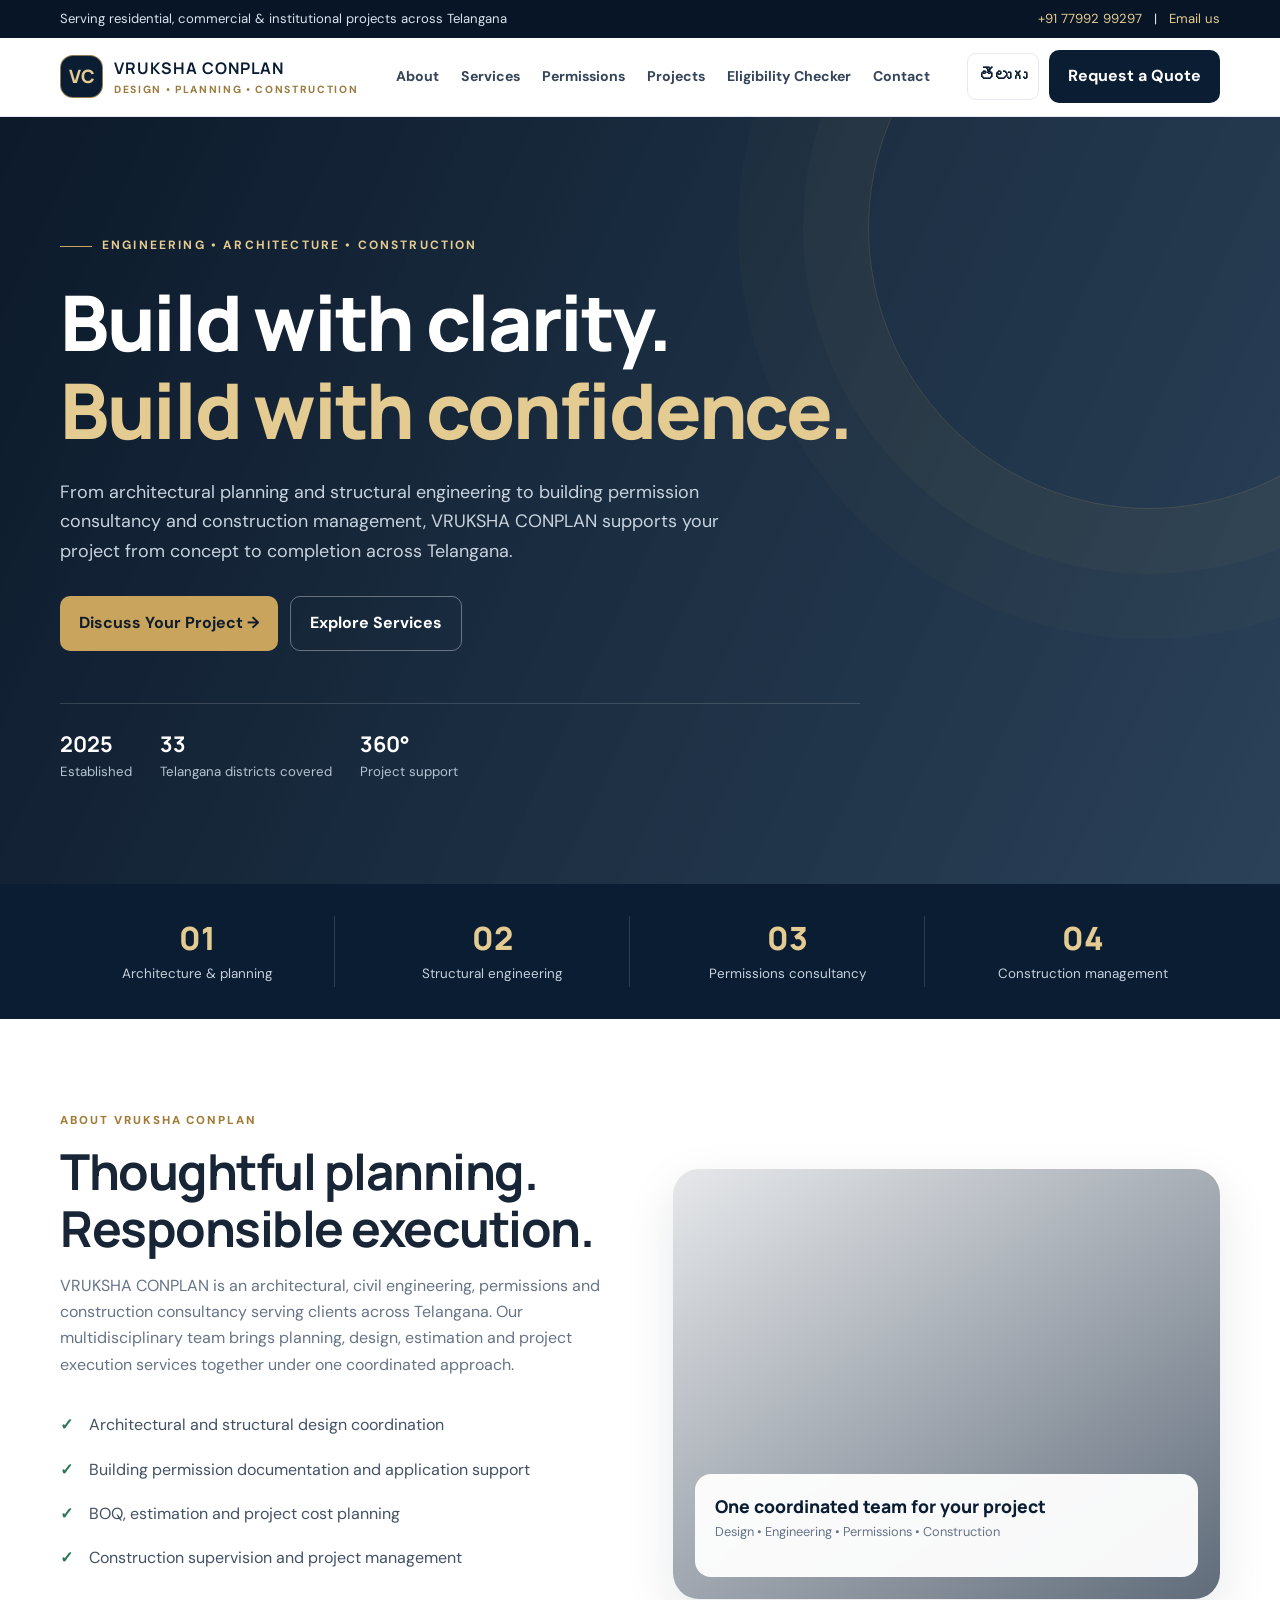
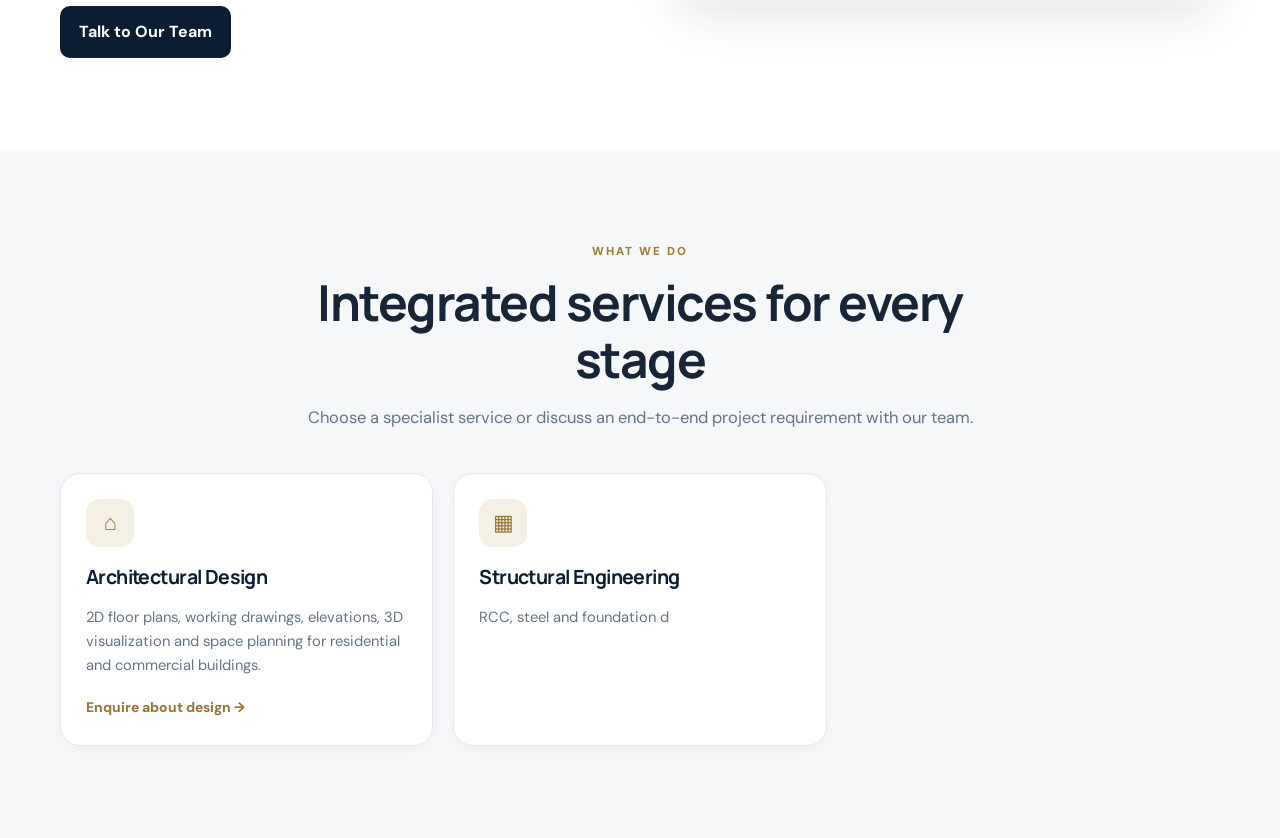
<file: index.html>
<!doctype html>
<html lang="en">
<head>
  <meta charset="utf-8">
  <meta name="viewport" content="width=device-width, initial-scale=1">
  <meta name="theme-color" content="#0b1d33">
  <title>VRUKSHA CONPLAN | Design, Planning & Construction in Telangana</title>
  <meta name="description" content="VRUKSHA CONPLAN provides architectural planning, structural engineering, building permission consultancy, estimation and construction services across Telangana.">
  <meta name="keywords" content="building permissions Telangana, GHMC building permission, HMDA, DTCP, structural design, construction Telangana, architectural design">
  <meta property="og:title" content="VRUKSHA CONPLAN | Design • Planning • Construction">
  <meta property="og:description" content="Architecture, engineering, permissions and construction services across Telangana.">
  <meta property="og:type" content="website">
  <link rel="preconnect" href="https://fonts.googleapis.com">
  <link rel="preconnect" href="https://fonts.gstatic.com" crossorigin>
  <link href="https://fonts.googleapis.com/css2?family=DM+Sans:wght@400;500;600;700&family=Manrope:wght@400;500;600;700;800&display=swap" rel="stylesheet">
  <style>
    :root{--navy:#0b1d33;--navy2:#122b49;--gold:#c8a45d;--gold2:#e4cb91;--ink:#182536;--muted:#667487;--paper:#f6f7f9;--white:#fff;--line:#e5e9ef;--green:#2c7658;--shadow:0 18px 50px rgba(11,29,51,.10);--radius:20px}
    *{box-sizing:border-box}html{scroll-behavior:smooth;scroll-padding-top:92px}body{margin:0;font-family:"DM Sans",sans-serif;color:var(--ink);background:#fff;line-height:1.65}h1,h2,h3,h4{font-family:Manrope,sans-serif;line-height:1.15;margin:0 0 16px;letter-spacing:-.03em}h1{font-size:clamp(2.7rem,6vw,5.4rem);font-weight:800}h2{font-size:clamp(2rem,4vw,3.1rem)}h3{font-size:1.22rem}p{margin:0 0 15px;color:var(--muted)}a{color:inherit;text-decoration:none}button,input,select,textarea{font:inherit}.container{width:min(1160px,calc(100% - 40px));margin:auto}.topbar{background:#071526;color:#dbe4ee;font-size:.82rem;padding:8px 0}.topbar .container{display:flex;justify-content:space-between;gap:15px;flex-wrap:wrap}.topbar a{color:var(--gold2)}header{position:sticky;top:0;z-index:50;background:rgba(255,255,255,.96);backdrop-filter:blur(14px);border-bottom:1px solid var(--line)}.nav{height:78px;display:flex;align-items:center;justify-content:space-between;gap:25px}.brand{display:flex;align-items:center;gap:11px;min-width:220px}.brandmark{width:43px;height:43px;border-radius:13px;background:var(--navy);display:grid;place-items:center;color:var(--gold2);font-family:Manrope;font-weight:800;font-size:1.15rem;border:1px solid rgba(200,164,93,.7)}.brand strong{display:block;font-family:Manrope;font-size:1rem;letter-spacing:.06em;color:var(--navy)}.brand small{display:block;font-size:.65rem;letter-spacing:.16em;color:#9a7a3d;font-weight:700}.navlinks{display:flex;align-items:center;gap:22px;font-size:.88rem;font-weight:700;color:#354458}.navlinks a:hover{color:#a77f35}.nav-actions{display:flex;align-items:center;gap:10px}.lang{border:1px solid var(--line);background:#fff;border-radius:9px;padding:9px 11px;font-weight:700;color:var(--navy);cursor:pointer}.menu-btn{display:none;border:1px solid var(--line);background:#fff;border-radius:10px;padding:9px 12px;color:var(--navy);font-size:1.2rem}.btn{display:inline-flex;align-items:center;justify-content:center;gap:9px;border:0;border-radius:10px;padding:13px 19px;font-weight:700;cursor:pointer;transition:.2s}.btn:hover{transform:translateY(-2px)}.btn-gold{background:var(--gold);color:#101c2b}.btn-dark{background:var(--navy);color:#fff}.btn-outline{border:1px solid rgba(255,255,255,.35);color:#fff;background:transparent}.hero{position:relative;overflow:hidden;background:linear-gradient(115deg,rgba(7,21,38,.98),rgba(13,39,65,.88)),url('https://images.unsplash.com/photo-1487958449943-2429e8be8625?auto=format&fit=crop&w=2000&q=85') center/cover;color:#fff;padding:112px 0 100px}.hero:after{content:"";position:absolute;width:560px;height:560px;border:1px solid rgba(200,164,93,.2);border-radius:50%;right:-150px;top:-170px;box-shadow:0 0 0 65px rgba(200,164,93,.035),0 0 0 130px rgba(200,164,93,.025)}.hero-content{position:relative;z-index:1;max-width:800px}.eyebrow{display:inline-flex;align-items:center;gap:10px;text-transform:uppercase;letter-spacing:.18em;font-size:.75rem;font-weight:700;color:var(--gold2);margin-bottom:22px}.eyebrow:before{content:"";width:32px;height:1px;background:var(--gold)}.hero h1{color:#fff}.hero h1 span{color:var(--gold2)}.hero p{color:#c8d3df;font-size:1.12rem;max-width:660px;margin:23px 0 30px}.hero-buttons{display:flex;gap:12px;flex-wrap:wrap}.hero-meta{display:flex;gap:28px;flex-wrap:wrap;margin-top:52px;padding-top:25px;border-top:1px solid rgba(255,255,255,.15)}.hero-meta strong{display:block;color:#fff;font:700 1.35rem Manrope}.hero-meta span{color:#b6c4d3;font-size:.83rem}.section{padding:92px 0}.section-soft{background:var(--paper)}.section-head{max-width:720px;margin-bottom:42px}.section-head.center{text-align:center;margin:0 auto 42px}.section-head p{font-size:1.03rem}.kicker{color:#a17b36;text-transform:uppercase;letter-spacing:.17em;font-size:.72rem;font-weight:800;margin-bottom:13px;display:block}.grid{display:grid;gap:20px}.grid-3{grid-template-columns:repeat(3,1fr)}.grid-4{grid-template-columns:repeat(4,1fr)}.card{background:#fff;border:1px solid var(--line);border-radius:var(--radius);padding:25px;transition:.25s;box-shadow:0 5px 18px rgba(11,29,51,.025)}.card:hover{transform:translateY(-5px);box-shadow:var(--shadow);border-color:#d9c69f}.iconbox{width:48px;height:48px;border-radius:14px;background:#f5f0e5;color:#987438;display:grid;place-items:center;font-size:1.35rem;margin-bottom:19px}.card p{font-size:.92rem;margin:0}.card h3{color:var(--navy)}.text-link{display:inline-flex;margin-top:18px;color:#987438;font-weight:800;font-size:.87rem}.split{display:grid;grid-template-columns:1fr 1fr;gap:65px;align-items:center}.visual-panel{min-height:430px;border-radius:26px;background:linear-gradient(145deg,rgba(11,29,51,.1),rgba(11,29,51,.65)),url('https://images.unsplash.com/photo-1503387762-592deb58ef4e?auto=format&fit=crop&w=1200&q=85') center/cover;position:relative;box-shadow:var(--shadow)}.visual-note{position:absolute;bottom:22px;left:22px;right:22px;background:rgba(255,255,255,.95);border-radius:16px;padding:20px}.visual-note strong{font:800 1.1rem Manrope;color:var(--navy)}.checklist{list-style:none;padding:0;margin:25px 0}.checklist li{padding:9px 0 9px 29px;position:relative;color:#425165}.checklist li:before{content:"✓";position:absolute;left:0;color:var(--green);font-weight:900}.stats{background:var(--navy);color:#fff;padding:32px 0}.stats-grid{display:grid;grid-template-columns:repeat(4,1fr);gap:20px}.stat{text-align:center;border-right:1px solid rgba(255,255,255,.14)}.stat:last-child{border:0}.stat strong{font:800 2rem Manrope;color:var(--gold2);display:block}.stat span{font-size:.84rem;color:#c5d0dc}.permission-card{border-left:3px solid var(--gold)}.districts{display:flex;flex-wrap:wrap;gap:9px}.district{border:1px solid var(--line);border-radius:999px;padding:8px 13px;background:#fff;font-size:.84rem;color:#435267}.checker{background:var(--navy);border-radius:26px;padding:38px;color:#fff;box-shadow:var(--shadow)}.checker h2{color:#fff}.checker p{color:#c3ceda}.form-grid{display:grid;grid-template-columns:repeat(2,1fr);gap:15px}.field label{display:block;font-size:.82rem;font-weight:700;margin-bottom:7px;color:inherit}.field input,.field select,.field textarea{width:100%;padding:13px 14px;border-radius:10px;border:1px solid #dce2e9;background:#fff;color:#1b2b3d;outline:none}.field input:focus,.field select:focus,.field textarea:focus{border-color:var(--gold);box-shadow:0 0 0 3px rgba(200,164,93,.15)}.checker .field label{color:#dbe4ed}.checker .field input,.checker .field select{background:#fff}.result{display:none;margin-top:20px;background:#fff;color:var(--ink);border-radius:14px;padding:20px}.result.show{display:block}.result strong{color:var(--navy)}.note{font-size:.8rem;color:#9eabb9;margin-top:14px}.process{counter-reset:steps}.step{position:relative;padding:5px 0 25px 68px;min-height:85px}.step:before{counter-increment:steps;content:counter(steps,decimal-leading-zero);position:absolute;left:0;top:0;width:48px;height:48px;border-radius:14px;background:#f5f0e5;color:#987438;display:grid;place-items:center;font:800 .9rem Manrope}.step h3{margin-bottom:6px}.step p{font-size:.9rem}.project-placeholder{min-height:210px;border-radius:16px;background:linear-gradient(135deg,#e8edf2,#d8e0e8);display:grid;place-items:center;text-align:center;padding:20px;color:#607084}.project-placeholder span{font-size:2rem;display:block;margin-bottom:8px}.faq details{padding:19px 0;border-bottom:1px solid var(--line)}.faq summary{cursor:pointer;font-weight:800;color:var(--navy)}.faq details p{margin:12px 0 0}.contact-panel{background:#f4f6f8;border-radius:24px;padding:35px}.contact-list{display:grid;gap:15px;margin-top:25px}.contact-item{display:flex;gap:13px;align-items:flex-start}.contact-item b{display:block;color:var(--navy)}.contact-item span{font-size:.9rem;color:var(--muted)}.contact-form{background:#fff;border:1px solid var(--line);padding:28px;border-radius:22px;box-shadow:var(--shadow)}.contact-form .field{margin-bottom:14px}.contact-form textarea{min-height:100px;resize:vertical}.cta{background:linear-gradient(110deg,#102b49,#071a2e);padding:65px 0;color:#fff}.cta-inner{display:flex;justify-content:space-between;align-items:center;gap:25px}.cta h2{color:#fff;margin-bottom:8px}.cta p{color:#c5d0dc;margin:0}.footer{background:#061423;color:#d7e0e9;padding:58px 0 22px}.footer-grid{display:grid;grid-template-columns:1.5fr 1fr 1fr 1fr;gap:35px}.footer h4{color:#fff;font-size:1rem}.footer p,.footer a{color:#aebdcb;font-size:.88rem}.footer a:hover{color:var(--gold2)}.footer-links{display:grid;gap:9px}.copyright{border-top:1px solid rgba(255,255,255,.12);margin-top:40px;padding-top:20px;display:flex;justify-content:space-between;gap:15px;flex-wrap:wrap;font-size:.8rem;color:#8798aa}.float-wa{position:fixed;right:22px;bottom:22px;z-index:60;background:#1b9b62;color:#fff;border-radius:999px;padding:14px 18px;font-weight:800;box-shadow:0 12px 28px rgba(0,0,0,.22)}.small{font-size:.8rem}.gold{color:#a17b36}.hidden{display:none!important}
    @media(max-width:1000px){.navlinks{gap:13px;font-size:.8rem}.grid-4{grid-template-columns:repeat(2,1fr)}.footer-grid{grid-template-columns:repeat(2,1fr)}}
    @media(max-width:760px){.container{width:min(100% - 30px,1160px)}.topbar .container{justify-content:center;text-align:center}.nav{height:70px}.brand{min-width:0}.brand strong{font-size:.88rem}.brand small{font-size:.55rem}.menu-btn{display:block}.navlinks{display:none;position:absolute;top:70px;left:0;right:0;background:#fff;border-bottom:1px solid var(--line);padding:18px 22px 25px;flex-direction:column;align-items:flex-start;gap:15px}.navlinks.open{display:flex}.nav-actions .btn{display:none}.hero{padding:82px 0 70px}.hero-meta{gap:18px}.section{padding:68px 0}.grid-3{grid-template-columns:1fr}.grid-4{grid-template-columns:1fr 1fr}.split{grid-template-columns:1fr;gap:32px}.visual-panel{min-height:300px}.stats-grid{grid-template-columns:repeat(2,1fr);row-gap:25px}.stat:nth-child(2){border:0}.form-grid{grid-template-columns:1fr}.checker{padding:25px 19px}.cta-inner{display:block}.cta-inner .btn{margin-top:22px}.footer-grid{grid-template-columns:1fr 1fr}.float-wa{right:13px;bottom:13px;padding:12px 15px}}
    @media(max-width:430px){.grid-4{grid-template-columns:1fr}.footer-grid{grid-template-columns:1fr}.hero-buttons .btn{width:100%}.hero-meta{display:grid;grid-template-columns:1fr 1fr}.brandmark{width:38px;height:38px}.lang{padding:8px}}
  </style>
</head>
<body>
  <div class="topbar"><div class="container"><span data-en="Serving residential, commercial & institutional projects across Telangana" data-te="తెలంగాణ అంతటా నివాస, వాణిజ్య మరియు సంస్థాగత ప్రాజెక్టులకు సేవలు">Serving residential, commercial & institutional projects across Telangana</span><span><a href="tel:+917799299297">+91 77992 99297</a> &nbsp; | &nbsp; <a href="mailto:ajaykumaryadavnune@gmail.com">Email us</a></span></div></div>
  <header>
    <div class="container nav">
      <a class="brand" href="#home" aria-label="Vruksha Conplan home"><span class="brandmark">VC</span><span><strong>VRUKSHA CONPLAN</strong><small>DESIGN • PLANNING • CONSTRUCTION</small></span></a>
      <nav class="navlinks" id="navlinks">
        <a href="#about" data-en="About" data-te="మా గురించి">About</a><a href="#services" data-en="Services" data-te="సేవలు">Services</a><a href="#permissions" data-en="Permissions" data-te="అనుమతులు">Permissions</a><a href="#projects" data-en="Projects" data-te="ప్రాజెక్టులు">Projects</a><a href="#checker" data-en="Eligibility Checker" data-te="అర్హత తనిఖీ">Eligibility Checker</a><a href="#contact" data-en="Contact" data-te="సంప్రదించండి">Contact</a>
      </nav>
      <div class="nav-actions"><button class="lang" id="langBtn" type="button">తెలుగు</button><a class="btn btn-dark" href="#enquiry" data-en="Request a Quote" data-te="కోట్ పొందండి">Request a Quote</a><button class="menu-btn" id="menuBtn" aria-label="Open menu">☰</button></div>
    </div>
  </header>

  <main>
    <section class="hero" id="home">
      <div class="container"><div class="hero-content">
        <span class="eyebrow" data-en="Engineering • Architecture • Construction" data-te="ఇంజినీరింగ్ • ఆర్కిటెక్చర్ • నిర్మాణం">Engineering • Architecture • Construction</span>
        <h1 data-en-html="Build with clarity.<br><span>Build with confidence.</span>" data-te-html="స్పష్టమైన ప్రణాళికతో నిర్మించండి.<br><span>నమ్మకంతో ముందుకు సాగండి.</span>">Build with clarity.<br><span>Build with confidence.</span></h1>
        <p data-en="From architectural planning and structural engineering to building permission consultancy and construction management, VRUKSHA CONPLAN supports your project from concept to completion across Telangana." data-te="ఆర్కిటెక్చరల్ ప్లానింగ్, స్ట్రక్చరల్ ఇంజినీరింగ్, భవన అనుమతుల కన్సల్టెన్సీ మరియు నిర్మాణ నిర్వహణ వరకు — తెలంగాణ అంతటా మీ ప్రాజెక్ట్‌కు ప్రారంభం నుండి పూర్తయ్యే వరకు సహకారం అందిస్తాము.">From architectural planning and structural engineering to building permission consultancy and construction management, VRUKSHA CONPLAN supports your project from concept to completion across Telangana.</p>
        <div class="hero-buttons"><a class="btn btn-gold" href="#enquiry" data-en="Discuss Your Project →" data-te="మీ ప్రాజెక్ట్ గురించి మాట్లాడండి →">Discuss Your Project →</a><a class="btn btn-outline" href="#services" data-en="Explore Services" data-te="సేవలను చూడండి">Explore Services</a></div>
        <div class="hero-meta"><div><strong>2025</strong><span data-en="Established" data-te="స్థాపించబడింది">Established</span></div><div><strong>33</strong><span data-en="Telangana districts covered" data-te="తెలంగాణ జిల్లాలు">Telangana districts covered</span></div><div><strong>360°</strong><span data-en="Project support" data-te="ప్రాజెక్ట్ సహకారం">Project support</span></div></div>
      </div></div>
    </section>

    <section class="stats"><div class="container stats-grid"><div class="stat"><strong>01</strong><span data-en="Architecture & planning" data-te="ఆర్కిటెక్చర్ & ప్లానింగ్">Architecture & planning</span></div><div class="stat"><strong>02</strong><span data-en="Structural engineering" data-te="స్ట్రక్చరల్ ఇంజినీరింగ్">Structural engineering</span></div><div class="stat"><strong>03</strong><span data-en="Permissions consultancy" data-te="అనుమతుల కన్సల్టెన్సీ">Permissions consultancy</span></div><div class="stat"><strong>04</strong><span data-en="Construction management" data-te="నిర్మాణ నిర్వహణ">Construction management</span></div></div></section>

    <section class="section" id="about"><div class="container split">
      <div><span class="kicker" data-en="About Vruksha Conplan" data-te="వృక్ష కన్ప్లాన్ గురించి">About Vruksha Conplan</span><h2 data-en-html="Thoughtful planning.<br>Responsible execution." data-te-html="ఆలోచనాత్మక ప్రణాళిక.<br>బాధ్యతాయుతమైన అమలు.">Thoughtful planning.<br>Responsible execution.</h2>
        <p data-en="VRUKSHA CONPLAN is an architectural, civil engineering, permissions and construction consultancy serving clients across Telangana. Our multidisciplinary team brings planning, design, estimation and project execution services together under one coordinated approach." data-te="VRUKSHA CONPLAN తెలంగాణ అంతటా ఆర్కిటెక్చర్, సివిల్ ఇంజినీరింగ్, అనుమతులు మరియు నిర్మాణ కన్సల్టెన్సీ సేవలను అందిస్తుంది. మా బృందం ప్రణాళిక, డిజైన్, అంచనాలు మరియు ప్రాజెక్ట్ అమలు సేవలను సమన్వయంతో అందిస్తుంది.">VRUKSHA CONPLAN is an architectural, civil engineering, permissions and construction consultancy serving clients across Telangana. Our multidisciplinary team brings planning, design, estimation and project execution services together under one coordinated approach.</p>
        <ul class="checklist"><li data-en="Architectural and structural design coordination" data-te="ఆర్కిటెక్చరల్ మరియు స్ట్రక్చరల్ డిజైన్ సమన్వయం">Architectural and structural design coordination</li><li data-en="Building permission documentation and application support" data-te="భవన అనుమతి పత్రాలు మరియు దరఖాస్తు సహాయం">Building permission documentation and application support</li><li data-en="BOQ, estimation and project cost planning" data-te="BOQ, అంచనాలు మరియు ప్రాజెక్ట్ ఖర్చుల ప్రణాళిక">BOQ, estimation and project cost planning</li><li data-en="Construction supervision and project management" data-te="నిర్మాణ పర్యవేక్షణ మరియు ప్రాజెక్ట్ నిర్వహణ">Construction supervision and project management</li></ul>
        <a class="btn btn-dark" href="#contact" data-en="Talk to Our Team" data-te="మా బృందాన్ని సంప్రదించండి">Talk to Our Team</a>
      </div>
      <div class="visual-panel"><div class="visual-note"><strong data-en="One coordinated team for your project" data-te="మీ ప్రాజెక్ట్ కోసం సమన్వయ బృందం">One coordinated team for your project</strong><p class="small" data-en="Design • Engineering • Permissions • Construction" data-te="డిజైన్ • ఇంజినీరింగ్ • అనుమతులు • నిర్మాణం">Design • Engineering • Permissions • Construction</p></div></div>
    </div></section>

    <section class="section section-soft" id="services"><div class="container"><div class="section-head center"><span class="kicker" data-en="What We Do" data-te="మా సేవలు">What We Do</span><h2 data-en="Integrated services for every stage" data-te="ప్రతి దశకు సమగ్ర సేవలు">Integrated services for every stage</h2><p data-en="Choose a specialist service or discuss an end-to-end project requirement with our team." data-te="ప్రత్యేక సేవను ఎంచుకోండి లేదా పూర్తి ప్రాజెక్ట్ అవసరాల గురించి మా బృందంతో మాట్లాడండి.">Choose a specialist service or discuss an end-to-end project requirement with our team.</p></div>
      <div class="grid grid-3">
        <article class="card"><div class="iconbox">⌂</div><h3 data-en="Architectural Design" data-te="ఆర్కిటెక్చరల్ డిజైన్">Architectural Design</h3><p data-en="2D floor plans, working drawings, elevations, 3D visualization and space planning for residential and commercial buildings." data-te="నివాస మరియు వాణిజ్య భవనాల కోసం 2D ప్లాన్లు, వర్కింగ్ డ్రాయింగ్స్, ఎలివేషన్స్, 3D విజువలైజేషన్ మరియు స్థల ప్రణాళిక.">2D floor plans, working drawings, elevations, 3D visualization and space planning for residential and commercial buildings.</p><a class="text-link" href="#enquiry" data-en="Enquire about design →" data-te="డిజైన్ గురించి అడగండి →">Enquire about design →</a></article>
        <article class="card"><div class="iconbox">▦</div><h3 data-en="Structural Engineering" data-te="స్ట్రక్చరల్ ఇంజినీరింగ్">Structural Engineering</h3><p data-en="RCC, steel and foundation design, structural analysis, STAAD.Pro modelling and technical reports." data-te="RCC, స్టీల్ మరియు ఫౌండేషన్ డిజైన్, స్ట్రక్చరల్ విశ్లేషణ, STAAD.Pro మోడలింగ్ మరియు సాంకేతిక నివేదికలు.">RCC, steel and foundation d
</file>
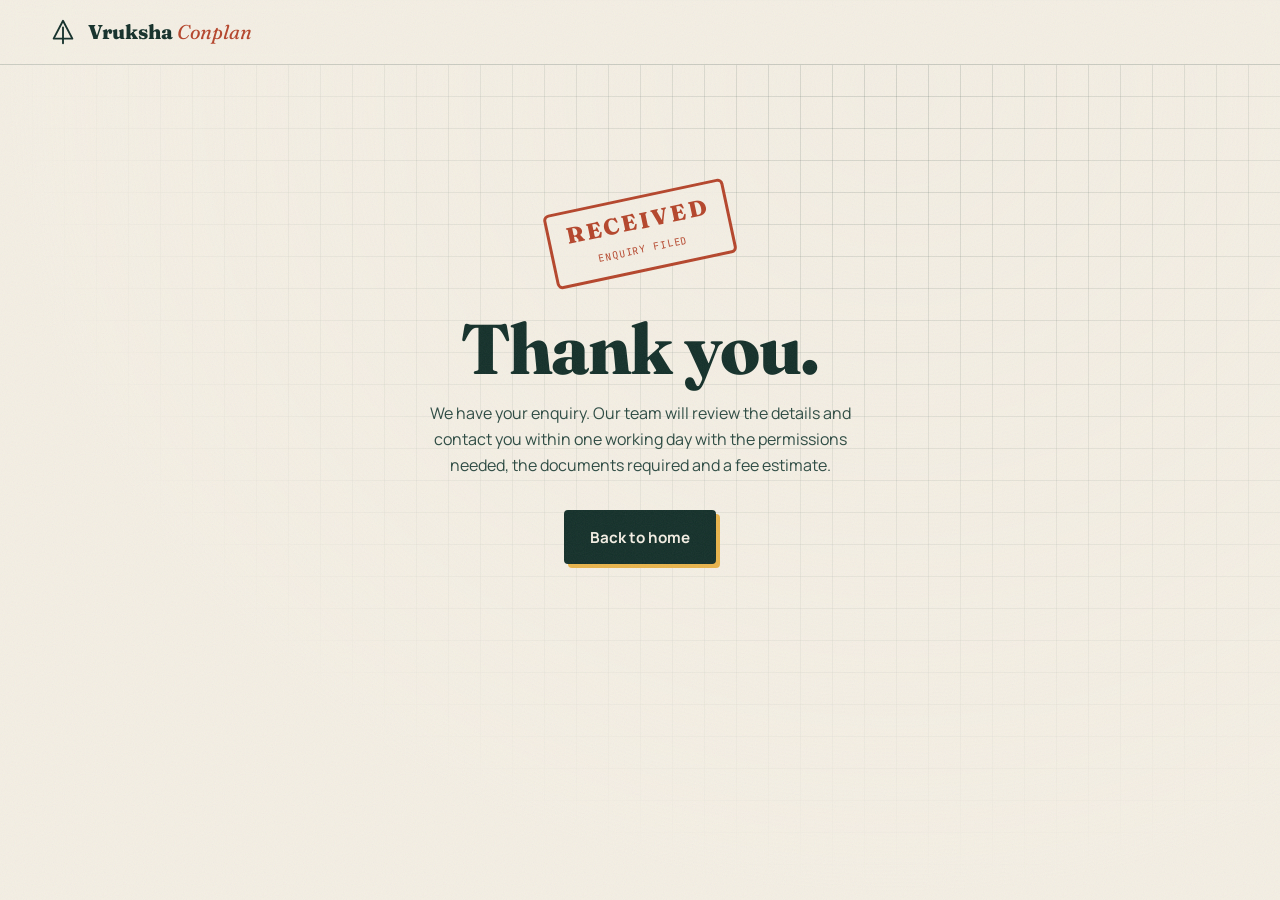
<file: thank-you.html>
<!doctype html>
<html lang="en">
<head>
  <meta charset="utf-8" />
  <meta name="viewport" content="width=device-width, initial-scale=1" />
  <title>Thank you — Vruksha Conplan</title>
  <meta name="robots" content="noindex" />
  <link rel="icon" href="/favicon.svg" type="image/svg+xml" />
  <link rel="preconnect" href="https://fonts.googleapis.com" />
  <link rel="preconnect" href="https://fonts.gstatic.com" crossorigin />
  <link href="https://fonts.googleapis.com/css2?family=Fraunces:opsz,wght@9..144,400;9..144,600;9..144,800&family=JetBrains+Mono:wght@400;600&family=Manrope:wght@400;500;700&display=swap" rel="stylesheet" />
  <link rel="stylesheet" href="/styles.css" />
</head>
<body>
  <div class="grain" aria-hidden="true"></div>
  <header class="nav">
    <a class="brand" href="/" aria-label="Vruksha Conplan home">
      <svg viewBox="0 0 64 64" aria-hidden="true"><path d="M32 8 L52 46 H12 Z" fill="none" stroke="currentColor" stroke-width="4" stroke-linejoin="round"/><path d="M32 22 V56" stroke="currentColor" stroke-width="4" stroke-linecap="round"/></svg>
      <span>Vruksha <em>Conplan</em></span>
    </a>
  </header>
  <main>
    <section class="thanks">
      <div>
        <div class="stamp"><span>RECEIVED</span><small>Enquiry filed</small></div>
        <h1>Thank you.</h1>
        <p>We have your enquiry. Our team will review the details and contact you within one working day with the permissions needed, the documents required and a fee estimate.</p>
        <a class="btn" href="/">Back to home</a>
      </div>
    </section>
  </main>
</body>
</html>
</file>
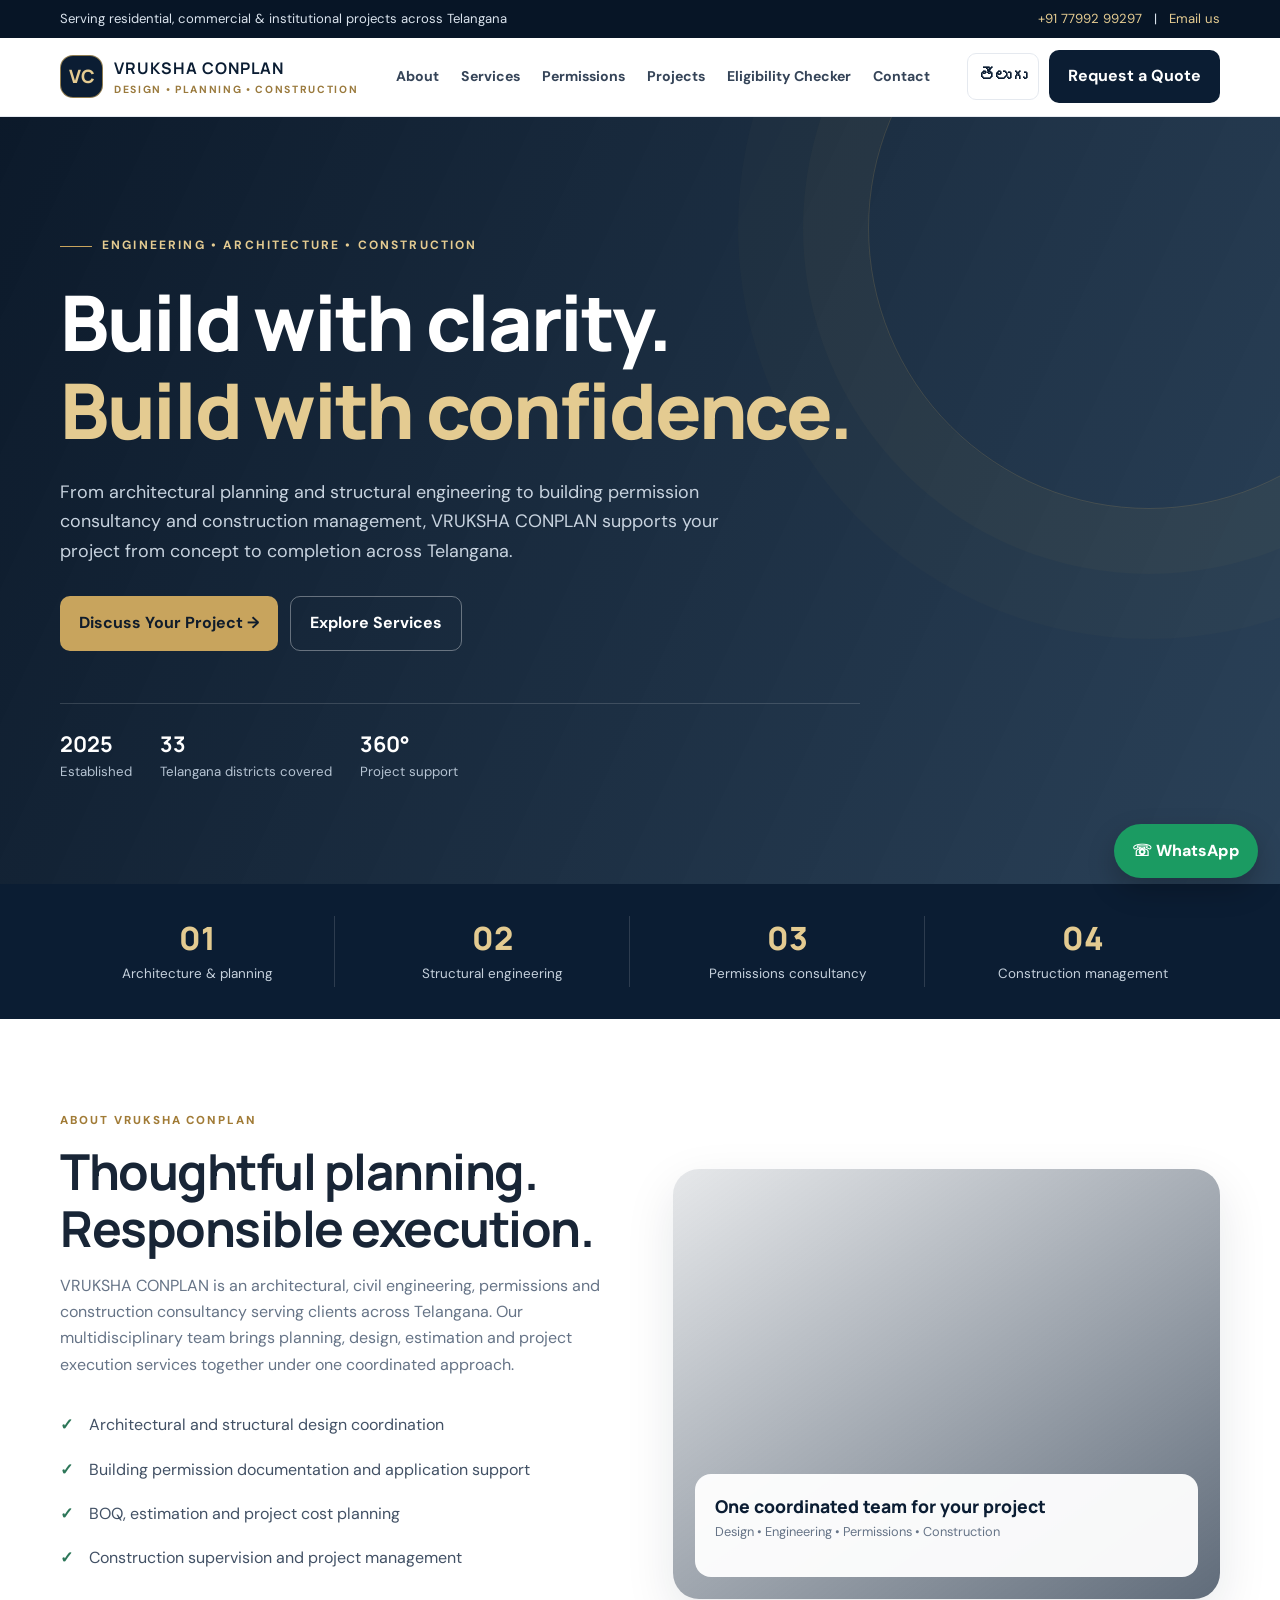
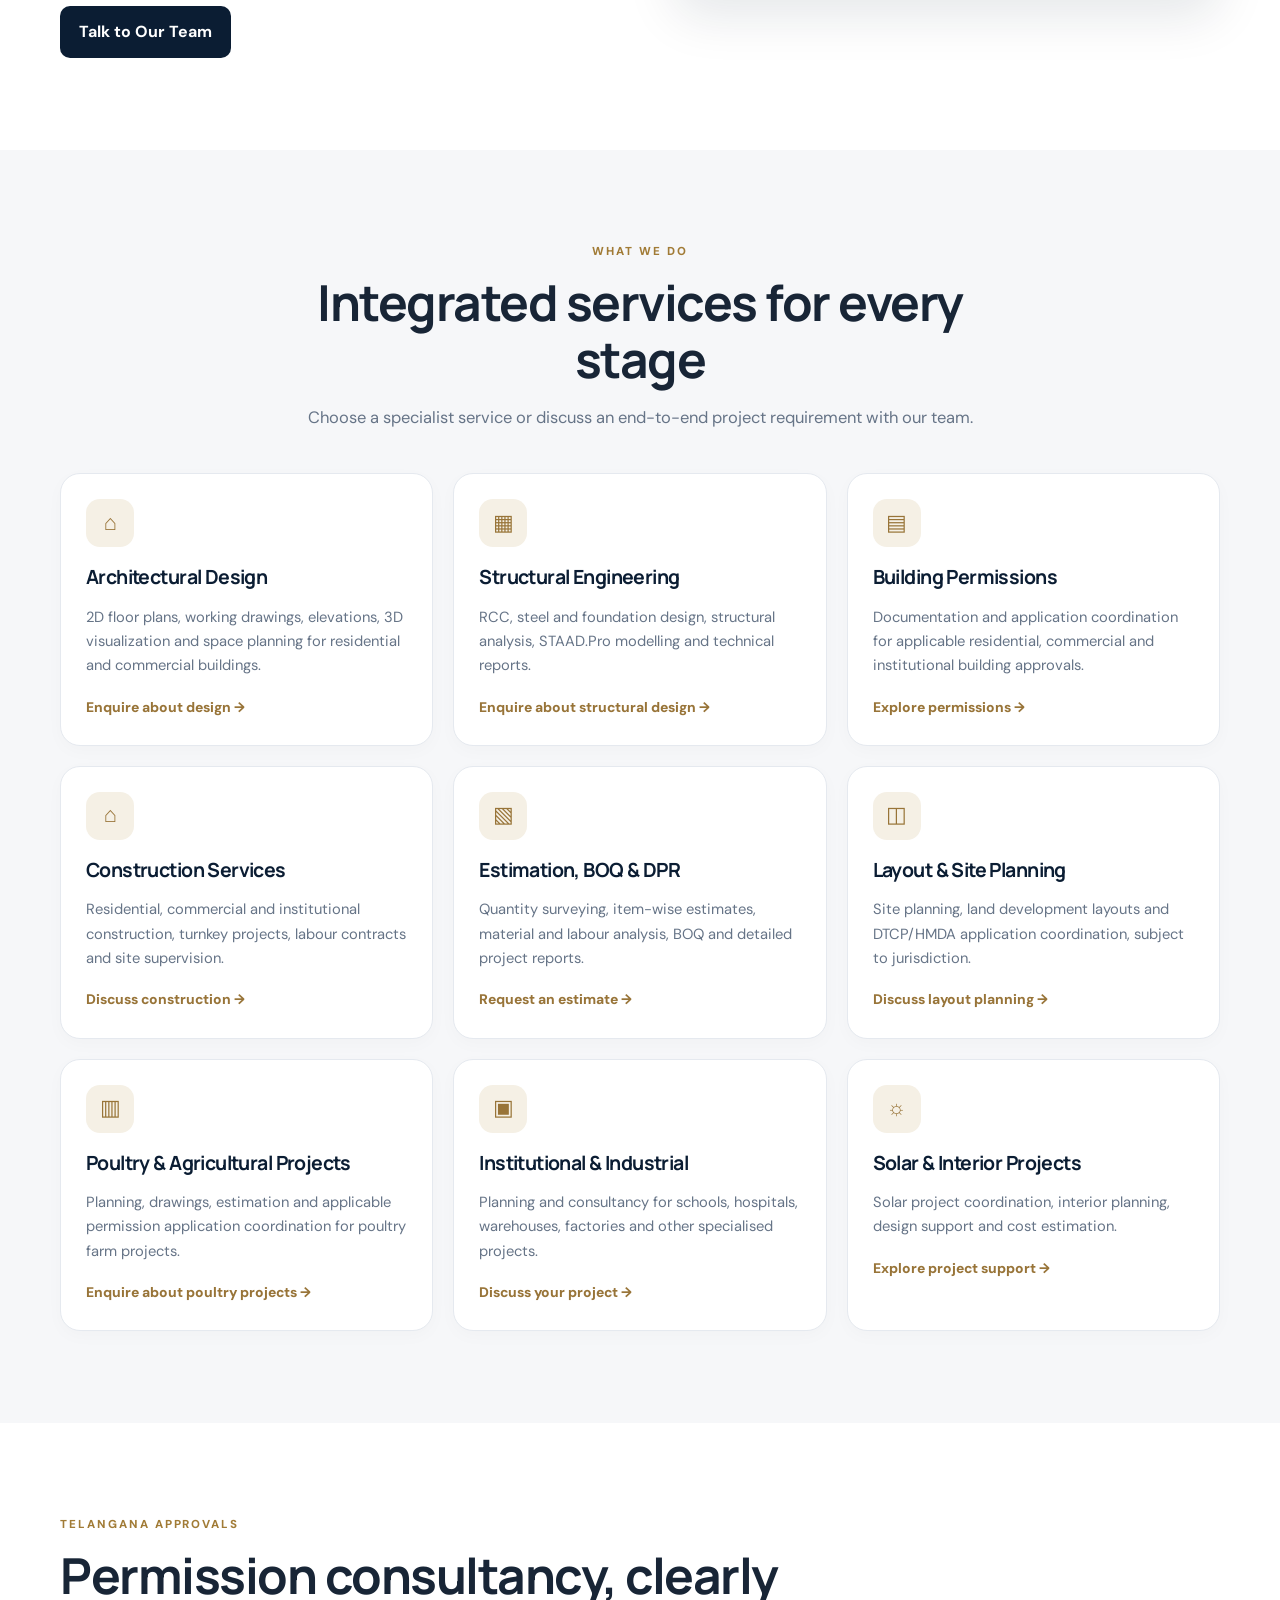
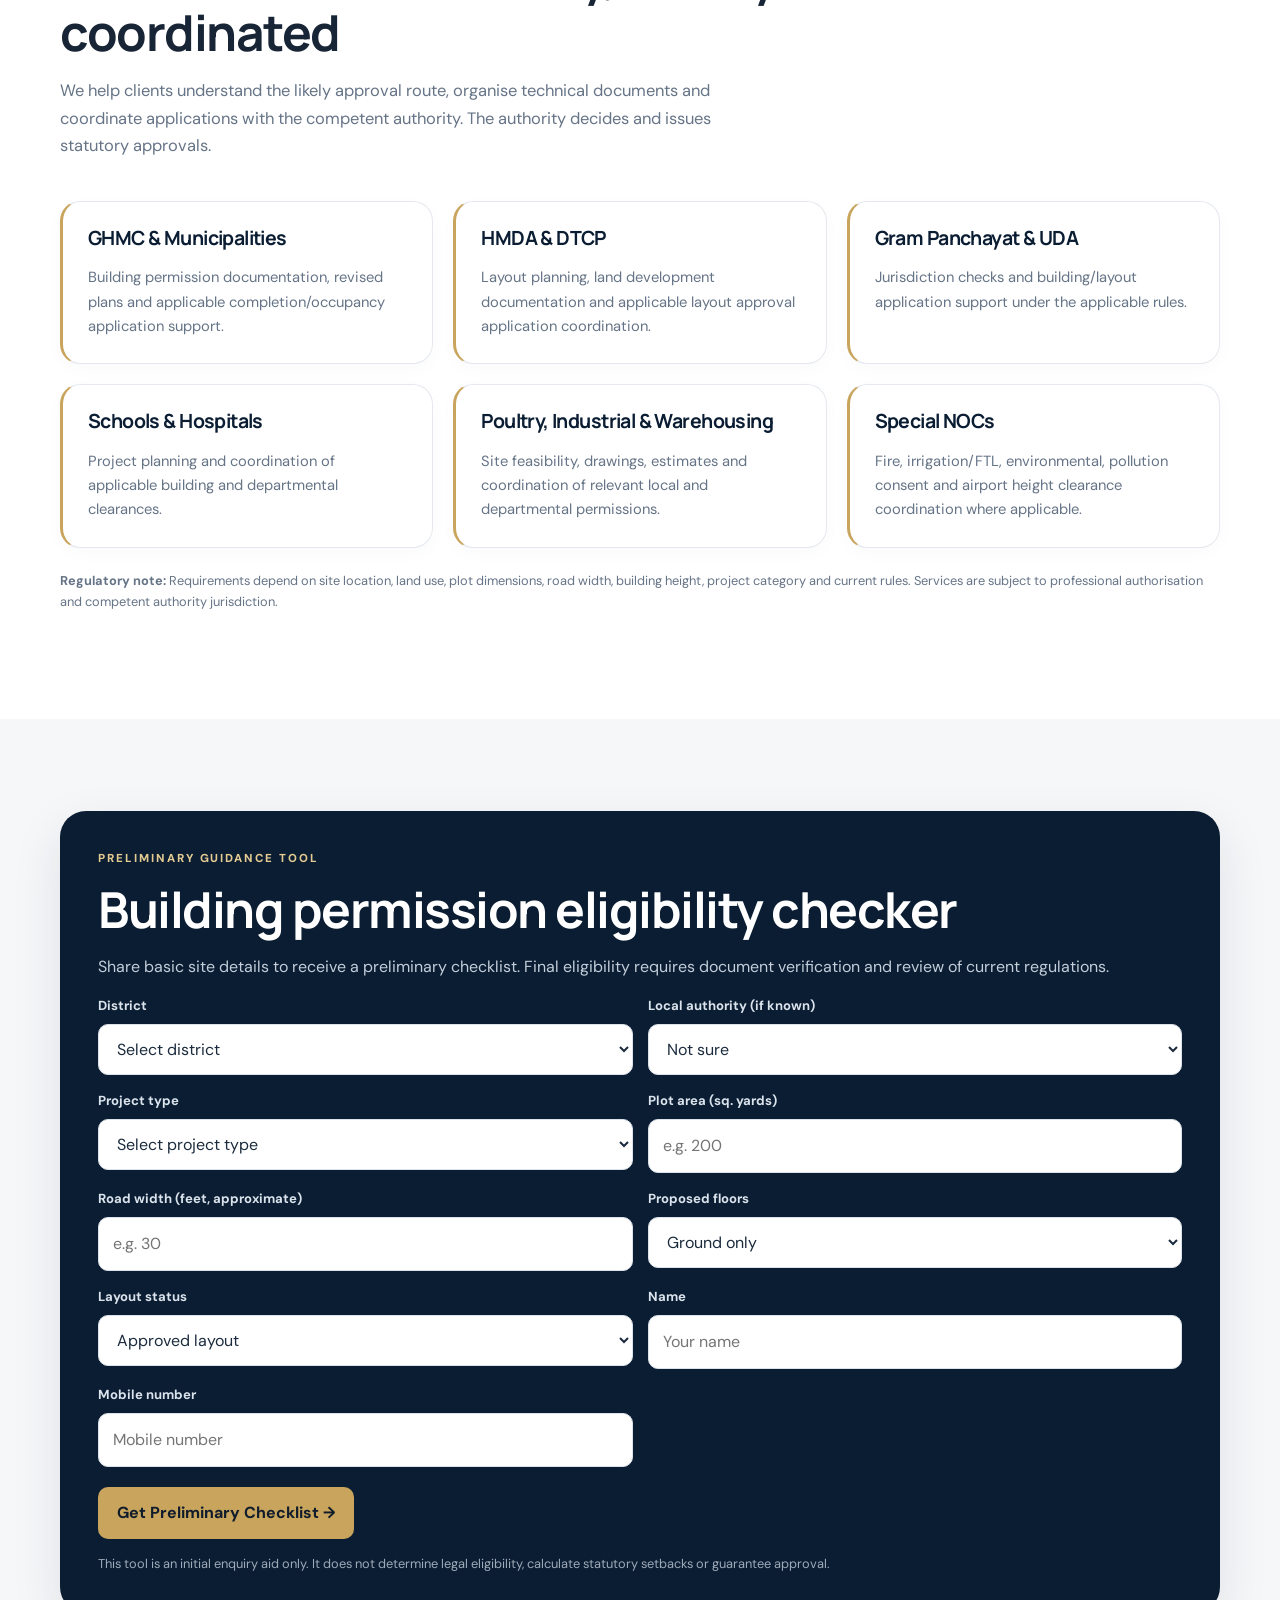
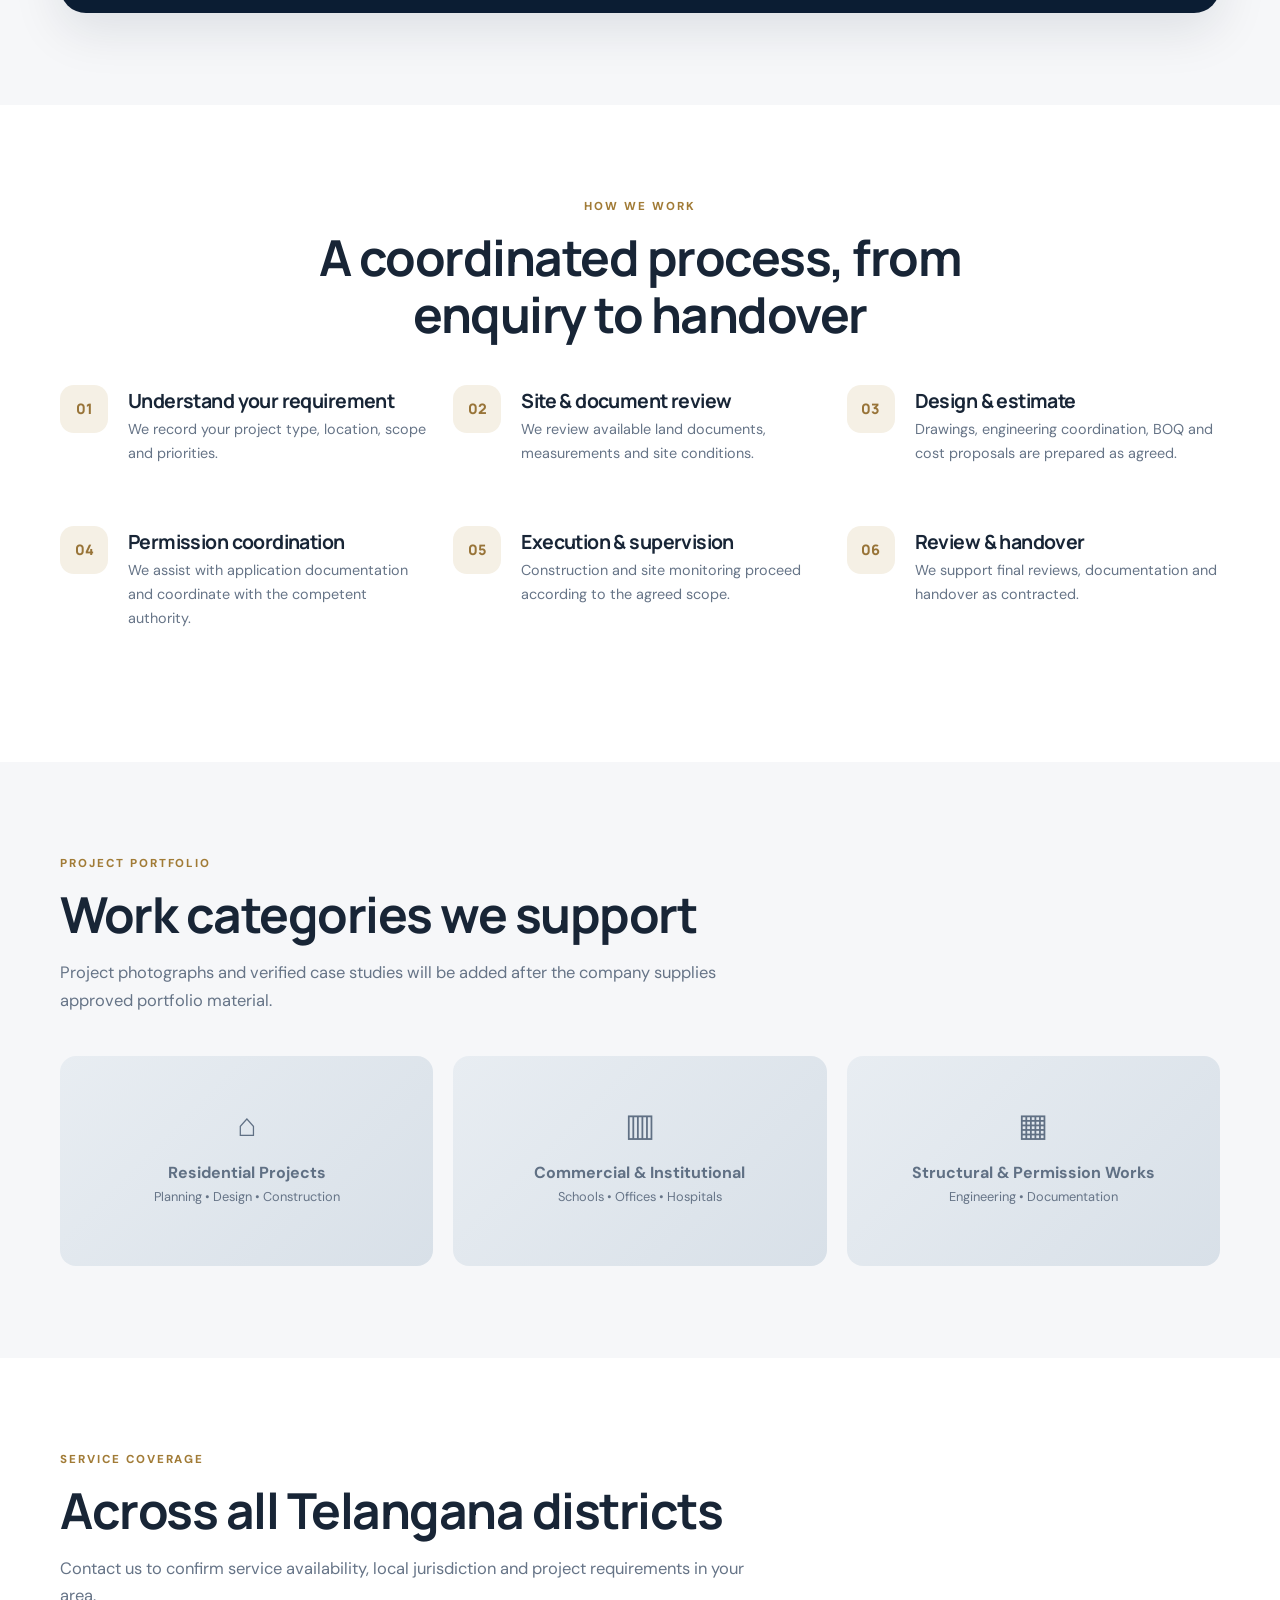
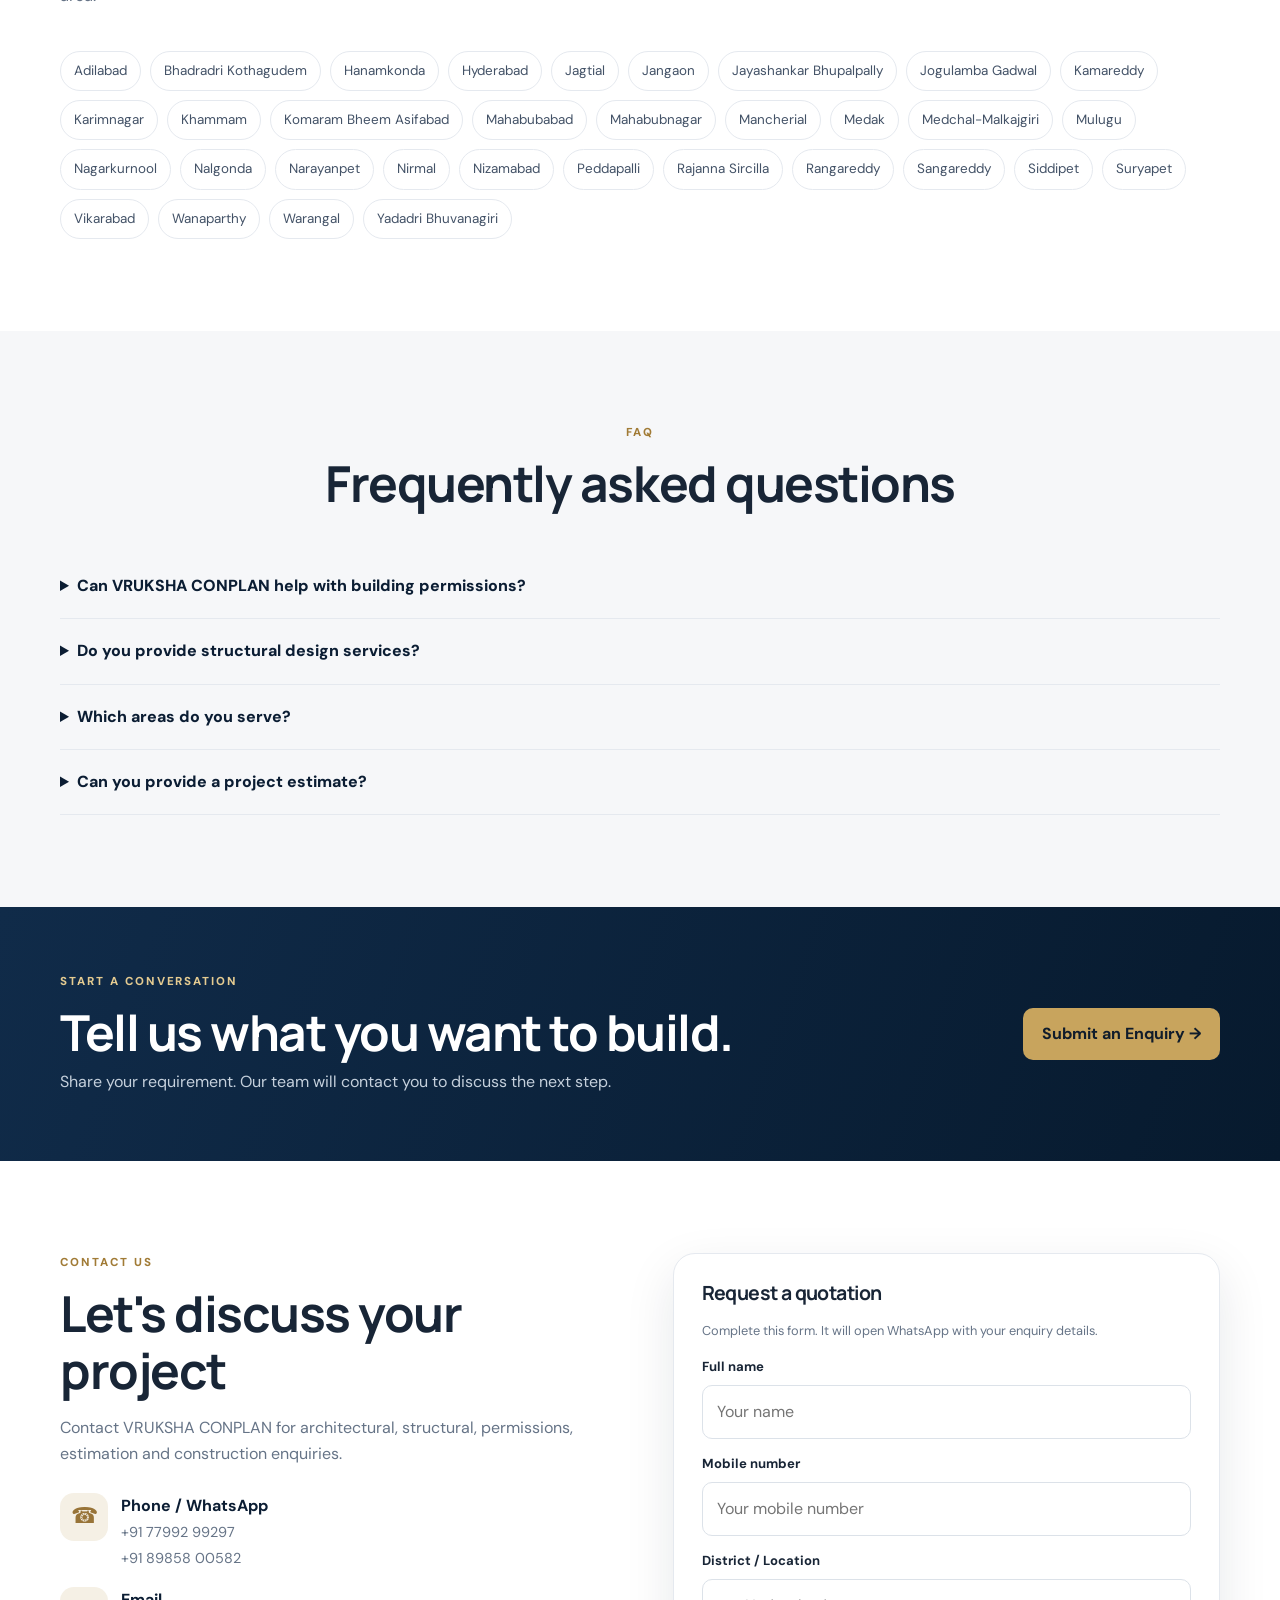
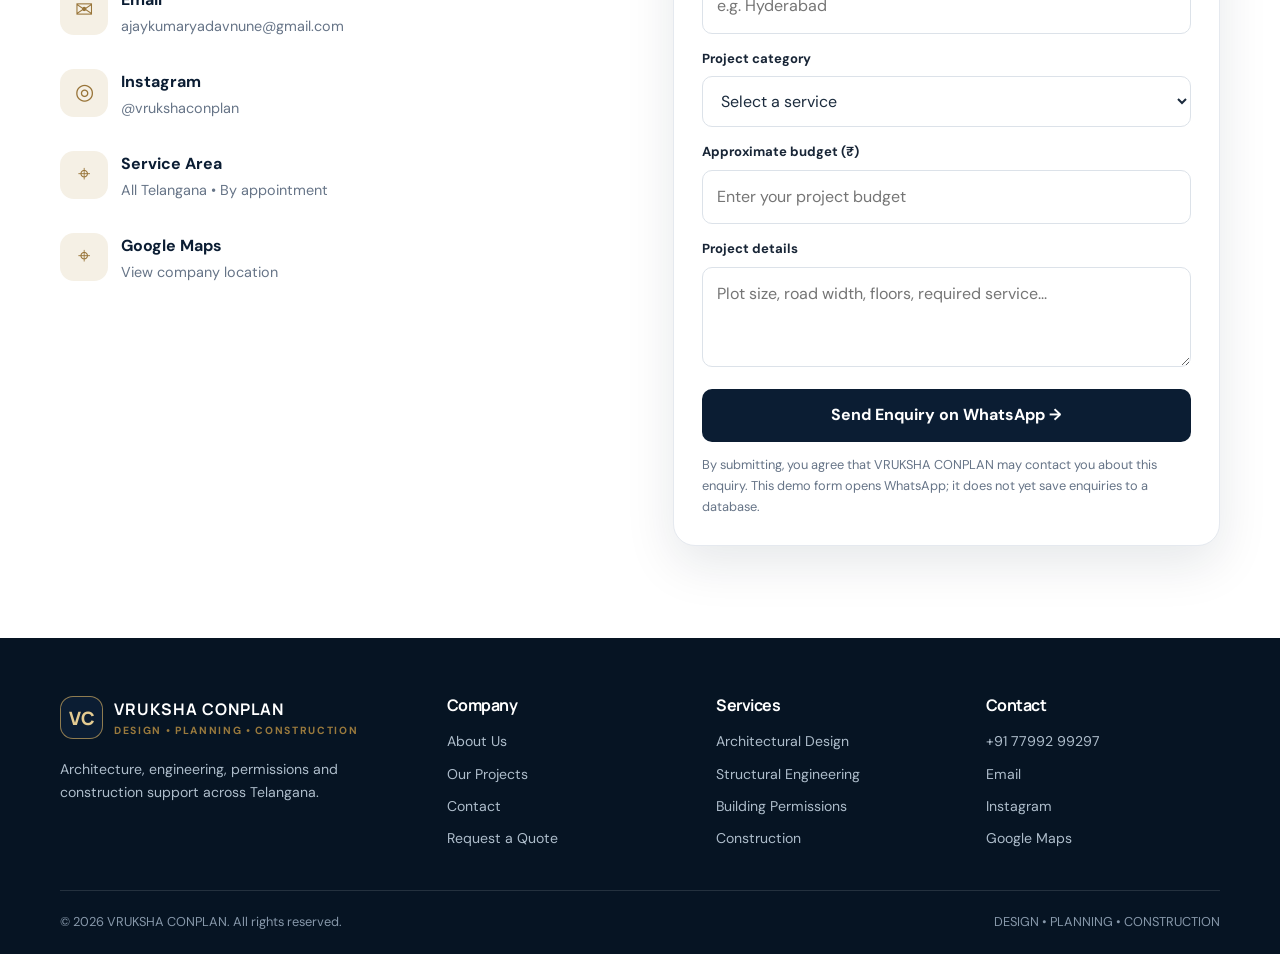
<file: vruksha-conplan-index-6.html>
<!doctype html>
<html lang="en">
<head>
  <meta charset="utf-8">
  <meta name="viewport" content="width=device-width, initial-scale=1">
  <meta name="theme-color" content="#0b1d33">
  <title>VRUKSHA CONPLAN | Design, Planning & Construction in Telangana</title>
  <meta name="description" content="VRUKSHA CONPLAN provides architectural planning, structural engineering, building permission consultancy, estimation and construction services across Telangana.">
  <meta name="keywords" content="building permissions Telangana, GHMC building permission, HMDA, DTCP, structural design, construction Telangana, architectural design">
  <meta property="og:title" content="VRUKSHA CONPLAN | Design • Planning • Construction">
  <meta property="og:description" content="Architecture, engineering, permissions and construction services across Telangana.">
  <meta property="og:type" content="website">
  <link rel="preconnect" href="https://fonts.googleapis.com">
  <link rel="preconnect" href="https://fonts.gstatic.com" crossorigin>
  <link href="https://fonts.googleapis.com/css2?family=DM+Sans:wght@400;500;600;700&family=Manrope:wght@400;500;600;700;800&display=swap" rel="stylesheet">
  <style>
    :root{--navy:#0b1d33;--navy2:#122b49;--gold:#c8a45d;--gold2:#e4cb91;--ink:#182536;--muted:#667487;--paper:#f6f7f9;--white:#fff;--line:#e5e9ef;--green:#2c7658;--shadow:0 18px 50px rgba(11,29,51,.10);--radius:20px}
    *{box-sizing:border-box}html{scroll-behavior:smooth;scroll-padding-top:92px}body{margin:0;font-family:"DM Sans",sans-serif;color:var(--ink);background:#fff;line-height:1.65}h1,h2,h3,h4{font-family:Manrope,sans-serif;line-height:1.15;margin:0 0 16px;letter-spacing:-.03em}h1{font-size:clamp(2.7rem,6vw,5.4rem);font-weight:800}h2{font-size:clamp(2rem,4vw,3.1rem)}h3{font-size:1.22rem}p{margin:0 0 15px;color:var(--muted)}a{color:inherit;text-decoration:none}button,input,select,textarea{font:inherit}.container{width:min(1160px,calc(100% - 40px));margin:auto}.topbar{background:#071526;color:#dbe4ee;font-size:.82rem;padding:8px 0}.topbar .container{display:flex;justify-content:space-between;gap:15px;flex-wrap:wrap}.topbar a{color:var(--gold2)}header{position:sticky;top:0;z-index:50;background:rgba(255,255,255,.96);backdrop-filter:blur(14px);border-bottom:1px solid var(--line)}.nav{height:78px;display:flex;align-items:center;justify-content:space-between;gap:25px}.brand{display:flex;align-items:center;gap:11px;min-width:220px}.brandmark{width:43px;height:43px;border-radius:13px;background:var(--navy);display:grid;place-items:center;color:var(--gold2);font-family:Manrope;font-weight:800;font-size:1.15rem;border:1px solid rgba(200,164,93,.7)}.brand strong{display:block;font-family:Manrope;font-size:1rem;letter-spacing:.06em;color:var(--navy)}.brand small{display:block;font-size:.65rem;letter-spacing:.16em;color:#9a7a3d;font-weight:700}.navlinks{display:flex;align-items:center;gap:22px;font-size:.88rem;font-weight:700;color:#354458}.navlinks a:hover{color:#a77f35}.nav-actions{display:flex;align-items:center;gap:10px}.lang{border:1px solid var(--line);background:#fff;border-radius:9px;padding:9px 11px;font-weight:700;color:var(--navy);cursor:pointer}.menu-btn{display:none;border:1px solid var(--line);background:#fff;border-radius:10px;padding:9px 12px;color:var(--navy);font-size:1.2rem}.btn{display:inline-flex;align-items:center;justify-content:center;gap:9px;border:0;border-radius:10px;padding:13px 19px;font-weight:700;cursor:pointer;transition:.2s}.btn:hover{transform:translateY(-2px)}.btn-gold{background:var(--gold);color:#101c2b}.btn-dark{background:var(--navy);color:#fff}.btn-outline{border:1px solid rgba(255,255,255,.35);color:#fff;background:transparent}.hero{position:relative;overflow:hidden;background:linear-gradient(115deg,rgba(7,21,38,.98),rgba(13,39,65,.88)),url('https://images.unsplash.com/photo-1487958449943-2429e8be8625?auto=format&fit=crop&w=2000&q=85') center/cover;color:#fff;padding:112px 0 100px}.hero:after{content:"";position:absolute;width:560px;height:560px;border:1px solid rgba(200,164,93,.2);border-radius:50%;right:-150px;top:-170px;box-shadow:0 0 0 65px rgba(200,164,93,.035),0 0 0 130px rgba(200,164,93,.025)}.hero-content{position:relative;z-index:1;max-width:800px}.eyebrow{display:inline-flex;align-items:center;gap:10px;text-transform:uppercase;letter-spacing:.18em;font-size:.75rem;font-weight:700;color:var(--gold2);margin-bottom:22px}.eyebrow:before{content:"";width:32px;height:1px;background:var(--gold)}.hero h1{color:#fff}.hero h1 span{color:var(--gold2)}.hero p{color:#c8d3df;font-size:1.12rem;max-width:660px;margin:23px 0 30px}.hero-buttons{display:flex;gap:12px;flex-wrap:wrap}.hero-meta{display:flex;gap:28px;flex-wrap:wrap;margin-top:52px;padding-top:25px;border-top:1px solid rgba(255,255,255,.15)}.hero-meta strong{display:block;color:#fff;font:700 1.35rem Manrope}.hero-meta span{color:#b6c4d3;font-size:.83rem}.section{padding:92px 0}.section-soft{background:var(--paper)}.section-head{max-width:720px;margin-bottom:42px}.section-head.center{text-align:center;margin:0 auto 42px}.section-head p{font-size:1.03rem}.kicker{color:#a17b36;text-transform:uppercase;letter-spacing:.17em;font-size:.72rem;font-weight:800;margin-bottom:13px;display:block}.grid{display:grid;gap:20px}.grid-3{grid-template-columns:repeat(3,1fr)}.grid-4{grid-template-columns:repeat(4,1fr)}.card{background:#fff;border:1px solid var(--line);border-radius:var(--radius);padding:25px;transition:.25s;box-shadow:0 5px 18px rgba(11,29,51,.025)}.card:hover{transform:translateY(-5px);box-shadow:var(--shadow);border-color:#d9c69f}.iconbox{width:48px;height:48px;border-radius:14px;background:#f5f0e5;color:#987438;display:grid;place-items:center;font-size:1.35rem;margin-bottom:19px}.card p{font-size:.92rem;margin:0}.card h3{color:var(--navy)}.text-link{display:inline-flex;margin-top:18px;color:#987438;font-weight:800;font-size:.87rem}.split{display:grid;grid-template-columns:1fr 1fr;gap:65px;align-items:center}.visual-panel{min-height:430px;border-radius:26px;background:linear-gradient(145deg,rgba(11,29,51,.1),rgba(11,29,51,.65)),url('https://images.unsplash.com/photo-1503387762-592deb58ef4e?auto=format&fit=crop&w=1200&q=85') center/cover;position:relative;box-shadow:var(--shadow)}.visual-note{position:absolute;bottom:22px;left:22px;right:22px;background:rgba(255,255,255,.95);border-radius:16px;padding:20px}.visual-note strong{font:800 1.1rem Manrope;color:var(--navy)}.checklist{list-style:none;padding:0;margin:25px 0}.checklist li{padding:9px 0 9px 29px;position:relative;color:#425165}.checklist li:before{content:"✓";position:absolute;left:0;color:var(--green);font-weight:900}.stats{background:var(--navy);color:#fff;padding:32px 0}.stats-grid{display:grid;grid-template-columns:repeat(4,1fr);gap:20px}.stat{text-align:center;border-right:1px solid rgba(255,255,255,.14)}.stat:last-child{border:0}.stat strong{font:800 2rem Manrope;color:var(--gold2);display:block}.stat span{font-size:.84rem;color:#c5d0dc}.permission-card{border-left:3px solid var(--gold)}.districts{display:flex;flex-wrap:wrap;gap:9px}.district{border:1px solid var(--line);border-radius:999px;padding:8px 13px;background:#fff;font-size:.84rem;color:#435267}.checker{background:var(--navy);border-radius:26px;padding:38px;color:#fff;box-shadow:var(--shadow)}.checker h2{color:#fff}.checker p{color:#c3ceda}.form-grid{display:grid;grid-template-columns:repeat(2,1fr);gap:15px}.field label{display:block;font-size:.82rem;font-weight:700;margin-bottom:7px;color:inherit}.field input,.field select,.field textarea{width:100%;padding:13px 14px;border-radius:10px;border:1px solid #dce2e9;background:#fff;color:#1b2b3d;outline:none}.field input:focus,.field select:focus,.field textarea:focus{border-color:var(--gold);box-shadow:0 0 0 3px rgba(200,164,93,.15)}.checker .field label{color:#dbe4ed}.checker .field input,.checker .field select{background:#fff}.result{display:none;margin-top:20px;background:#fff;color:var(--ink);border-radius:14px;padding:20px}.result.show{display:block}.result strong{color:var(--navy)}.note{font-size:.8rem;color:#9eabb9;margin-top:14px}.process{counter-reset:steps}.step{position:relative;padding:5px 0 25px 68px;min-height:85px}.step:before{counter-increment:steps;content:counter(steps,decimal-leading-zero);position:absolute;left:0;top:0;width:48px;height:48px;border-radius:14px;background:#f5f0e5;color:#987438;display:grid;place-items:center;font:800 .9rem Manrope}.step h3{margin-bottom:6px}.step p{font-size:.9rem}.project-placeholder{min-height:210px;border-radius:16px;background:linear-gradient(135deg,#e8edf2,#d8e0e8);display:grid;place-items:center;text-align:center;padding:20px;color:#607084}.project-placeholder span{font-size:2rem;display:block;margin-bottom:8px}.faq details{padding:19px 0;border-bottom:1px solid var(--line)}.faq summary{cursor:pointer;font-weight:800;color:var(--navy)}.faq details p{margin:12px 0 0}.contact-panel{background:#f4f6f8;border-radius:24px;padding:35px}.contact-list{display:grid;gap:15px;margin-top:25px}.contact-item{display:flex;gap:13px;align-items:flex-start}.contact-item b{display:block;color:var(--navy)}.contact-item span{font-size:.9rem;color:var(--muted)}.contact-form{background:#fff;border:1px solid var(--line);padding:28px;border-radius:22px;box-shadow:var(--shadow)}.contact-form .field{margin-bottom:14px}.contact-form textarea{min-height:100px;resize:vertical}.cta{background:linear-gradient(110deg,#102b49,#071a2e);padding:65px 0;color:#fff}.cta-inner{display:flex;justify-content:space-between;align-items:center;gap:25px}.cta h2{color:#fff;margin-bottom:8px}.cta p{color:#c5d0dc;margin:0}.footer{background:#061423;color:#d7e0e9;padding:58px 0 22px}.footer-grid{display:grid;grid-template-columns:1.5fr 1fr 1fr 1fr;gap:35px}.footer h4{color:#fff;font-size:1rem}.footer p,.footer a{color:#aebdcb;font-size:.88rem}.footer a:hover{color:var(--gold2)}.footer-links{display:grid;gap:9px}.copyright{border-top:1px solid rgba(255,255,255,.12);margin-top:40px;padding-top:20px;display:flex;justify-content:space-between;gap:15px;flex-wrap:wrap;font-size:.8rem;color:#8798aa}.float-wa{position:fixed;right:22px;bottom:22px;z-index:60;background:#1b9b62;color:#fff;border-radius:999px;padding:14px 18px;font-weight:800;box-shadow:0 12px 28px rgba(0,0,0,.22)}.small{font-size:.8rem}.gold{color:#a17b36}.hidden{display:none!important}
    @media(max-width:1000px){.navlinks{gap:13px;font-size:.8rem}.grid-4{grid-template-columns:repeat(2,1fr)}.footer-grid{grid-template-columns:repeat(2,1fr)}}
    @media(max-width:760px){.container{width:min(100% - 30px,1160px)}.topbar .container{justify-content:center;text-align:center}.nav{height:70px}.brand{min-width:0}.brand strong{font-size:.88rem}.brand small{font-size:.55rem}.menu-btn{display:block}.navlinks{display:none;position:absolute;top:70px;left:0;right:0;background:#fff;border-bottom:1px solid var(--line);padding:18px 22px 25px;flex-direction:column;align-items:flex-start;gap:15px}.navlinks.open{display:flex}.nav-actions .btn{display:none}.hero{padding:82px 0 70px}.hero-meta{gap:18px}.section{padding:68px 0}.grid-3{grid-template-columns:1fr}.grid-4{grid-template-columns:1fr 1fr}.split{grid-template-columns:1fr;gap:32px}.visual-panel{min-height:300px}.stats-grid{grid-template-columns:repeat(2,1fr);row-gap:25px}.stat:nth-child(2){border:0}.form-grid{grid-template-columns:1fr}.checker{padding:25px 19px}.cta-inner{display:block}.cta-inner .btn{margin-top:22px}.footer-grid{grid-template-columns:1fr 1fr}.float-wa{right:13px;bottom:13px;padding:12px 15px}}
    @media(max-width:430px){.grid-4{grid-template-columns:1fr}.footer-grid{grid-template-columns:1fr}.hero-buttons .btn{width:100%}.hero-meta{display:grid;grid-template-columns:1fr 1fr}.brandmark{width:38px;height:38px}.lang{padding:8px}}
  </style>
</head>
<body>
  <div class="topbar"><div class="container"><span data-en="Serving residential, commercial & institutional projects across Telangana" data-te="తెలంగాణ అంతటా నివాస, వాణిజ్య మరియు సంస్థాగత ప్రాజెక్టులకు సేవలు">Serving residential, commercial & institutional projects across Telangana</span><span><a href="tel:+917799299297">+91 77992 99297</a> &nbsp; | &nbsp; <a href="mailto:ajaykumaryadavnune@gmail.com">Email us</a></span></div></div>
  <header>
    <div class="container nav">
      <a class="brand" href="#home" aria-label="Vruksha Conplan home"><span class="brandmark">VC</span><span><strong>VRUKSHA CONPLAN</strong><small>DESIGN • PLANNING • CONSTRUCTION</small></span></a>
      <nav class="navlinks" id="navlinks">
        <a href="#about" data-en="About" data-te="మా గురించి">About</a><a href="#services" data-en="Services" data-te="సేవలు">Services</a><a href="#permissions" data-en="Permissions" data-te="అనుమతులు">Permissions</a><a href="#projects" data-en="Projects" data-te="ప్రాజెక్టులు">Projects</a><a href="#checker" data-en="Eligibility Checker" data-te="అర్హత తనిఖీ">Eligibility Checker</a><a href="#contact" data-en="Contact" data-te="సంప్రదించండి">Contact</a>
      </nav>
      <div class="nav-actions"><button class="lang" id="langBtn" type="button">తెలుగు</button><a class="btn btn-dark" href="#enquiry" data-en="Request a Quote" data-te="కోట్ పొందండి">Request a Quote</a><button class="menu-btn" id="menuBtn" aria-label="Open menu">☰</button></div>
    </div>
  </header>

  <main>
    <section class="hero" id="home">
      <div class="container"><div class="hero-content">
        <span class="eyebrow" data-en="Engineering • Architecture • Construction" data-te="ఇంజినీరింగ్ • ఆర్కిటెక్చర్ • నిర్మాణం">Engineering • Architecture • Construction</span>
        <h1 data-en-html="Build with clarity.<br><span>Build with confidence.</span>" data-te-html="స్పష్టమైన ప్రణాళికతో నిర్మించండి.<br><span>నమ్మకంతో ముందుకు సాగండి.</span>">Build with clarity.<br><span>Build with confidence.</span></h1>
        <p data-en="From architectural planning and structural engineering to building permission consultancy and construction management, VRUKSHA CONPLAN supports your project from concept to completion across Telangana." data-te="ఆర్కిటెక్చరల్ ప్లానింగ్, స్ట్రక్చరల్ ఇంజినీరింగ్, భవన అనుమతుల కన్సల్టెన్సీ మరియు నిర్మాణ నిర్వహణ వరకు — తెలంగాణ అంతటా మీ ప్రాజెక్ట్‌కు ప్రారంభం నుండి పూర్తయ్యే వరకు సహకారం అందిస్తాము.">From architectural planning and structural engineering to building permission consultancy and construction management, VRUKSHA CONPLAN supports your project from concept to completion across Telangana.</p>
        <div class="hero-buttons"><a class="btn btn-gold" href="#enquiry" data-en="Discuss Your Project →" data-te="మీ ప్రాజెక్ట్ గురించి మాట్లాడండి →">Discuss Your Project →</a><a class="btn btn-outline" href="#services" data-en="Explore Services" data-te="సేవలను చూడండి">Explore Services</a></div>
        <div class="hero-meta"><div><strong>2025</strong><span data-en="Established" data-te="స్థాపించబడింది">Established</span></div><div><strong>33</strong><span data-en="Telangana districts covered" data-te="తెలంగాణ జిల్లాలు">Telangana districts covered</span></div><div><strong>360°</strong><span data-en="Project support" data-te="ప్రాజెక్ట్ సహకారం">Project support</span></div></div>
      </div></div>
    </section>

    <section class="stats"><div class="container stats-grid"><div class="stat"><strong>01</strong><span data-en="Architecture & planning" data-te="ఆర్కిటెక్చర్ & ప్లానింగ్">Architecture & planning</span></div><div class="stat"><strong>02</strong><span data-en="Structural engineering" data-te="స్ట్రక్చరల్ ఇంజినీరింగ్">Structural engineering</span></div><div class="stat"><strong>03</strong><span data-en="Permissions consultancy" data-te="అనుమతుల కన్సల్టెన్సీ">Permissions consultancy</span></div><div class="stat"><strong>04</strong><span data-en="Construction management" data-te="నిర్మాణ నిర్వహణ">Construction management</span></div></div></section>

    <section class="section" id="about"><div class="container split">
      <div><span class="kicker" data-en="About Vruksha Conplan" data-te="వృక్ష కన్ప్లాన్ గురించి">About Vruksha Conplan</span><h2 data-en-html="Thoughtful planning.<br>Responsible execution." data-te-html="ఆలోచనాత్మక ప్రణాళిక.<br>బాధ్యతాయుతమైన అమలు.">Thoughtful planning.<br>Responsible execution.</h2>
        <p data-en="VRUKSHA CONPLAN is an architectural, civil engineering, permissions and construction consultancy serving clients across Telangana. Our multidisciplinary team brings planning, design, estimation and project execution services together under one coordinated approach." data-te="VRUKSHA CONPLAN తెలంగాణ అంతటా ఆర్కిటెక్చర్, సివిల్ ఇంజినీరింగ్, అనుమతులు మరియు నిర్మాణ కన్సల్టెన్సీ సేవలను అందిస్తుంది. మా బృందం ప్రణాళిక, డిజైన్, అంచనాలు మరియు ప్రాజెక్ట్ అమలు సేవలను సమన్వయంతో అందిస్తుంది.">VRUKSHA CONPLAN is an architectural, civil engineering, permissions and construction consultancy serving clients across Telangana. Our multidisciplinary team brings planning, design, estimation and project execution services together under one coordinated approach.</p>
        <ul class="checklist"><li data-en="Architectural and structural design coordination" data-te="ఆర్కిటెక్చరల్ మరియు స్ట్రక్చరల్ డిజైన్ సమన్వయం">Architectural and structural design coordination</li><li data-en="Building permission documentation and application support" data-te="భవన అనుమతి పత్రాలు మరియు దరఖాస్తు సహాయం">Building permission documentation and application support</li><li data-en="BOQ, estimation and project cost planning" data-te="BOQ, అంచనాలు మరియు ప్రాజెక్ట్ ఖర్చుల ప్రణాళిక">BOQ, estimation and project cost planning</li><li data-en="Construction supervision and project management" data-te="నిర్మాణ పర్యవేక్షణ మరియు ప్రాజెక్ట్ నిర్వహణ">Construction supervision and project management</li></ul>
        <a class="btn btn-dark" href="#contact" data-en="Talk to Our Team" data-te="మా బృందాన్ని సంప్రదించండి">Talk to Our Team</a>
      </div>
      <div class="visual-panel"><div class="visual-note"><strong data-en="One coordinated team for your project" data-te="మీ ప్రాజెక్ట్ కోసం సమన్వయ బృందం">One coordinated team for your project</strong><p class="small" data-en="Design • Engineering • Permissions • Construction" data-te="డిజైన్ • ఇంజినీరింగ్ • అనుమతులు • నిర్మాణం">Design • Engineering • Permissions • Construction</p></div></div>
    </div></section>

    <section class="section section-soft" id="services"><div class="container"><div class="section-head center"><span class="kicker" data-en="What We Do" data-te="మా సేవలు">What We Do</span><h2 data-en="Integrated services for every stage" data-te="ప్రతి దశకు సమగ్ర సేవలు">Integrated services for every stage</h2><p data-en="Choose a specialist service or discuss an end-to-end project requirement with our team." data-te="ప్రత్యేక సేవను ఎంచుకోండి లేదా పూర్తి ప్రాజెక్ట్ అవసరాల గురించి మా బృందంతో మాట్లాడండి.">Choose a specialist service or discuss an end-to-end project requirement with our team.</p></div>
      <div class="grid grid-3">
        <article class="card"><div class="iconbox">⌂</div><h3 data-en="Architectural Design" data-te="ఆర్కిటెక్చరల్ డిజైన్">Architectural Design</h3><p data-en="2D floor plans, working drawings, elevations, 3D visualization and space planning for residential and commercial buildings." data-te="నివాస మరియు వాణిజ్య భవనాల కోసం 2D ప్లాన్లు, వర్కింగ్ డ్రాయింగ్స్, ఎలివేషన్స్, 3D విజువలైజేషన్ మరియు స్థల ప్రణాళిక.">2D floor plans, working drawings, elevations, 3D visualization and space planning for residential and commercial buildings.</p><a class="text-link" href="#enquiry" data-en="Enquire about design →" data-te="డిజైన్ గురించి అడగండి →">Enquire about design →</a></article>
        <article class="card"><div class="iconbox">▦</div><h3 data-en="Structural Engineering" data-te="స్ట్రక్చరల్ ఇంజినీరింగ్">Structural Engineering</h3><p data-en="RCC, steel and foundation design, structural analysis, STAAD.Pro modelling and technical reports." data-te="RCC, స్టీల్ మరియు ఫౌండేషన్ డిజైన్, స్ట్రక్చరల్ విశ్లేషణ, STAAD.Pro మోడలింగ్ మరియు సాంకేతిక నివేదికలు.">RCC, steel and foundation design, structural analysis, STAAD.Pro modelling and technical reports.</p><a class="text-link" href="#enquiry" data-en="Enquire about structural design →" data-te="స్ట్రక్చరల్ డిజైన్ గురించి అడగండి →">Enquire about structural design →</a></article>
        <article class="card"><div class="iconbox">▤</div><h3 data-en="Building Permissions" data-te="భవన అనుమతులు">Building Permissions</h3><p data-en="Documentation and application coordination for applicable residential, commercial and institutional building approvals." data-te="వర్తించే నివాస, వాణిజ్య మరియు సంస్థాగత భవన అనుమతుల కోసం పత్రాలు మరియు దరఖాస్తు సమన్వయం.">Documentation and application coordination for applicable residential, commercial and institutional building approvals.</p><a class="text-link" href="#permissions" data-en="Explore permissions →" data-te="అనుమతులను చూడండి →">Explore permissions →</a></article>
        <article class="card"><div class="iconbox">⌂</div><h3 data-en="Construction Services" data-te="నిర్మాణ సేవలు">Construction Services</h3><p data-en="Residential, commercial and institutional construction, turnkey projects, labour contracts and site supervision." data-te="నివాస, వాణిజ్య మరియు సంస్థాగత నిర్మాణం, టర్న్‌కీ ప్రాజెక్టులు, లేబర్ కాంట్రాక్టులు మరియు సైట్ పర్యవేక్షణ.">Residential, commercial and institutional construction, turnkey projects, labour contracts and site supervision.</p><a class="text-link" href="#enquiry" data-en="Discuss construction →" data-te="నిర్మాణం గురించి మాట్లాడండి →">Discuss construction →</a></article>
        <article class="card"><div class="iconbox">▧</div><h3 data-en="Estimation, BOQ & DPR" data-te="ఎస్టిమేషన్, BOQ & DPR">Estimation, BOQ & DPR</h3><p data-en="Quantity surveying, item-wise estimates, material and labour analysis, BOQ and detailed project reports." data-te="క్వాంటిటీ సర్వేయింగ్, ఐటమ్ వారీ అంచనాలు, మెటీరియల్ మరియు లేబర్ విశ్లేషణ, BOQ మరియు DPR.">Quantity surveying, item-wise estimates, material and labour analysis, BOQ and detailed project reports.</p><a class="text-link" href="#enquiry" data-en="Request an estimate →" data-te="అంచనా పొందండి →">Request an estimate →</a></article>
        <article class="card"><div class="iconbox">◫</div><h3 data-en="Layout & Site Planning" data-te="లేఅవుట్ & సైట్ ప్లానింగ్">Layout & Site Planning</h3><p data-en="Site planning, land development layouts and DTCP/HMDA application coordination, subject to jurisdiction." data-te="సైట్ ప్లానింగ్, భూ అభివృద్ధి లేఅవుట్లు మరియు పరిధిని బట్టి DTCP/HMDA దరఖాస్తు సమన్వయం.">Site planning, land development layouts and DTCP/HMDA application coordination, subject to jurisdiction.</p><a class="text-link" href="#permissions" data-en="Discuss layout planning →" data-te="లేఅవుట్ ప్లానింగ్ గురించి అడగండి →">Discuss layout planning →</a></article>
        <article class="card"><div class="iconbox">▥</div><h3 data-en="Poultry & Agricultural Projects" data-te="పౌల్ట్రీ & వ్యవసాయ ప్రాజెక్టులు">Poultry & Agricultural Projects</h3><p data-en="Planning, drawings, estimation and applicable permission application coordination for poultry farm projects." data-te="పౌల్ట్రీ ఫార్మ్ ప్రాజెక్టుల కోసం ప్లానింగ్, డ్రాయింగ్స్, అంచనాలు మరియు వర్తించే అనుమతి దరఖాస్తుల సమన్వయం.">Planning, drawings, estimation and applicable permission application coordination for poultry farm projects.</p><a class="text-link" href="#enquiry" data-en="Enquire about poultry projects →" data-te="పౌల్ట్రీ ప్రాజెక్టుల గురించి అడగండి →">Enquire about poultry projects →</a></article>
        <article class="card"><div class="iconbox">▣</div><h3 data-en="Institutional & Industrial" data-te="సంస్థాగత & పారిశ్రామిక">Institutional & Industrial</h3><p data-en="Planning and consultancy for schools, hospitals, warehouses, factories and other specialised projects." data-te="పాఠశాలలు, ఆసుపత్రులు, గోదాములు, ఫ్యాక్టరీలు మరియు ప్రత్యేక ప్రాజెక్టుల కోసం ప్లానింగ్ మరియు కన్సల్టెన్సీ.">Planning and consultancy for schools, hospitals, warehouses, factories and other specialised projects.</p><a class="text-link" href="#enquiry" data-en="Discuss your project →" data-te="మీ ప్రాజెక్ట్ గురించి మాట్లాడండి →">Discuss your project →</a></article>
        <article class="card"><div class="iconbox">☼</div><h3 data-en="Solar & Interior Projects" data-te="సోలార్ & ఇంటీరియర్ ప్రాజెక్టులు">Solar & Interior Projects</h3><p data-en="Solar project coordination, interior planning, design support and cost estimation." data-te="సోలార్ ప్రాజెక్ట్ సమన్వయం, ఇంటీరియర్ ప్లానింగ్, డిజైన్ సహాయం మరియు ఖర్చుల అంచనా.">Solar project coordination, interior planning, design support and cost estimation.</p><a class="text-link" href="#enquiry" data-en="Explore project support →" data-te="ప్రాజెక్ట్ సహాయం పొందండి →">Explore project support →</a></article>
      </div>
    </div></section>

    <section class="section" id="permissions"><div class="container"><div class="section-head"><span class="kicker" data-en="Telangana Approvals" data-te="తెలంగాణ అనుమతులు">Telangana Approvals</span><h2 data-en="Permission consultancy, clearly coordinated" data-te="స్పష్టమైన అనుమతి కన్సల్టెన్సీ">Permission consultancy, clearly coordinated</h2><p data-en="We help clients understand the likely approval route, organise technical documents and coordinate applications with the competent authority. The authority decides and issues statutory approvals." data-te="సంభావ్య అనుమతి విధానాన్ని అర్థం చేసుకోవడం, సాంకేతిక పత్రాలను సిద్ధం చేయడం మరియు సంబంధిత అధికారితో దరఖాస్తులను సమన్వయం చేయడంలో సహాయం చేస్తాము. చట్టబద్ధమైన అనుమతులను సంబంధిత అధికారే జారీ చేస్తారు.">We help clients understand the likely approval route, organise technical documents and coordinate applications with the competent authority. The authority decides and issues statutory approvals.</p></div>
      <div class="grid grid-3">
        <div class="card permission-card"><h3>GHMC & Municipalities</h3><p data-en="Building permission documentation, revised plans and applicable completion/occupancy application support." data-te="భవన అనుమతి పత్రాలు, సవరించిన ప్లాన్లు మరియు వర్తించే పూర్తి/ఆక్యుపెన్సీ దరఖాస్తు సహాయం.">Building permission documentation, revised plans and applicable completion/occupancy application support.</p></div>
        <div class="card permission-card"><h3>HMDA & DTCP</h3><p data-en="Layout planning, land development documentation and applicable layout approval application coordination." data-te="లేఅవుట్ ప్లానింగ్, భూ అభివృద్ధి పత్రాలు మరియు వర్తించే లేఅవుట్ అనుమతి దరఖాస్తు సమన్వయం.">Layout planning, land development documentation and applicable layout approval application coordination.</p></div>
        <div class="card permission-card"><h3>Gram Panchayat & UDA</h3><p data-en="Jurisdiction checks and building/layout application support under the applicable rules." data-te="వర్తించే నిబంధనల ప్రకారం పరిధి తనిఖీ మరియు భవన/లేఅవుట్ దరఖాస్తు సహాయం.">Jurisdiction checks and building/layout application support under the applicable rules.</p></div>
        <div class="card permission-card"><h3>Schools & Hospitals</h3><p data-en="Project planning and coordination of applicable building and departmental clearances." data-te="ప్రాజెక్ట్ ప్లానింగ్ మరియు వర్తించే భవన, శాఖాపరమైన అనుమతుల సమన్వయం.">Project planning and coordination of applicable building and departmental clearances.</p></div>
        <div class="card permission-card"><h3>Poultry, Industrial & Warehousing</h3><p data-en="Site feasibility, drawings, estimates and coordination of relevant local and departmental permissions." data-te="సైట్ సాధ్యత, డ్రాయింగ్స్, అంచనాలు మరియు సంబంధిత స్థానిక, శాఖాపరమైన అనుమతుల సమన్వయం.">Site feasibility, drawings, estimates and coordination of relevant local and departmental permissions.</p></div>
        <div class="card permission-card"><h3>Special NOCs</h3><p data-en="Fire, irrigation/FTL, environmental, pollution consent and airport height clearance coordination where applicable." data-te="వర్తించే చోట ఫైర్, ఇరిగేషన్/FTL, పర్యావరణ, కాలుష్య నియంత్రణ మరియు విమానాశ్రయ ఎత్తు అనుమతుల సమన్వయం.">Fire, irrigation/FTL, environmental, pollution consent and airport height clearance coordination where applicable.</p></div>
      </div>
      <p class="small" style="margin-top:22px"><strong>Regulatory note:</strong> Requirements depend on site location, land use, plot dimensions, road width, building height, project category and current rules. Services are subject to professional authorisation and competent authority jurisdiction.</p>
    </div></section>

    <section class="section section-soft" id="checker"><div class="container"><div class="checker">
      <span class="kicker" style="color:var(--gold2)" data-en="Preliminary guidance tool" data-te="ప్రాథమిక మార్గదర్శక సాధనం">Preliminary guidance tool</span>
      <h2 data-en="Building permission eligibility checker" data-te="భవన అనుమతి అర్హత తనిఖీ">Building permission eligibility checker</h2>
      <p data-en="Share basic site details to receive a preliminary checklist. Final eligibility requires document verification and review of current regulations." data-te="ప్రాథమిక చెక్‌లిస్ట్ పొందడానికి సైట్ వివరాలను ఇవ్వండి. తుది అర్హతకు పత్రాల ధృవీకరణ మరియు ప్రస్తుత నిబంధనల పరిశీలన అవసరం.">Share basic site details to receive a preliminary checklist. Final eligibility requires document verification and review of current regulations.</p>
      <form id="checkerForm">
        <div class="form-grid">
          <div class="field"><label data-en="District" data-te="జిల్లా">District</label><select id="district" required><option value="">Select district</option></select></div>
          <div class="field"><label data-en="Local authority (if known)" data-te="స్థానిక అధికారం (తెలిస్తే)">Local authority (if known)</label><select id="authority"><option value="">Not sure</option><option>GHMC</option><option>HMDA / UDA</option><option>DTCP</option><option>Municipality</option><option>Gram Panchayat</option><option>Other / Not sure</option></select></div>
          <div class="field"><label data-en="Project type" data-te="ప్రాజెక్ట్ రకం">Project type</label><select id="ptype" required><option value="">Select project type</option><option>Residential</option><option>Commercial</option><option>Apartment / Group Housing</option><option>School / Hospital</option><option>Poultry Farm</option><option>Industrial / Warehouse</option><option>Layout</option><option>Other</option></select></div>
          <div class="field"><label data-en="Plot area (sq. yards)" data-te="ప్లాట్ విస్తీర్ణం (చ. గజాలు)">Plot area (sq. yards)</label><input id="area" type="number" min="1" placeholder="e.g. 200" required></div>
          <div class="field"><label data-en="Road width (feet, approximate)" data-te="రోడ్డు వెడల్పు (అడుగులు, సుమారు)">Road width (feet, approximate)</label><input id="road" type="number" min="0" step=".1" placeholder="e.g. 30"></div>
          <div class="field"><label data-en="Proposed floors" data-te="ప్రతిపాదిత అంతస్తులు">Proposed floors</label><select id="floors"><option>Ground only</option><option>G+1</option><option>G+2</option><option>G+3</option><option>G+4 or above</option><option>Not decided</option></select></div>
          <div class="field"><label data-en="Layout status" data-te="లేఅవుట్ స్థితి">Layout status</label><select id="layout"><option>Approved layout</option><option>Unapproved layout</option><option>Gram Panchayat layout</option><option>Not sure</option></select></div>
          <div class="field"><label data-en="Name" data-te="పేరు">Name</label><input id="cname" placeholder="Your name" required></div>
          <div class="field"><label data-en="Mobile number" data-te="మొబైల్ నంబర్">Mobile number</label><input id="cmobile" type="tel" pattern="[0-9+ -]{10,15}" placeholder="Mobile number" required></div>
        </div>
        <div style="margin-top:20px"><button class="btn btn-gold" type="submit" data-en="Get Preliminary Checklist →" data-te="ప్రాథమిక చెక్‌లిస్ట్ పొందండి →">Get Preliminary Checklist →</button></div>
      </form>
      <div class="result" id="checkerResult" aria-live="polite"></div>
      <div class="note" data-en="This tool is an initial enquiry aid only. It does not determine legal eligibility, calculate statutory setbacks or guarantee approval." data-te="ఈ సాధనం ప్రాథమిక విచారణ కోసం మాత్రమే. ఇది చట్టపరమైన అర్హతను నిర్ణయించదు, చట్టబద్ధమైన సెట్‌బ్యాక్‌లను లెక్కించదు లేదా అనుమతిని హామీ ఇవ్వదు.">This tool is an initial enquiry aid only. It does not determine legal eligibility, calculate statutory setbacks or guarantee approval.</div>
    </div></div></section>

    <section class="section" id="process"><div class="container"><div class="section-head center"><span class="kicker" data-en="How We Work" data-te="మా పని విధానం">How We Work</span><h2 data-en="A coordinated process, from enquiry to handover" data-te="విచారణ నుండి హ్యాండోవర్ వరకు సమన్వయ ప్రక్రియ">A coordinated process, from enquiry to handover</h2></div>
      <div class="grid grid-3 process">
        <div class="step"><h3 data-en="Understand your requirement" data-te="మీ అవసరాన్ని అర్థం చేసుకోవడం">Understand your requirement</h3><p data-en="We record your project type, location, scope and priorities." data-te="మీ ప్రాజెక్ట్ రకం, స్థానం, పరిధి మరియు ప్రాధాన్యతలను నమోదు చేస్తాము.">We record your project type, location, scope and priorities.</p></div>
        <div class="step"><h3 data-en="Site & document review" data-te="సైట్ మరియు పత్రాల పరిశీలన">Site & document review</h3><p data-en="We review available land documents, measurements and site conditions." data-te="అందుబాటులో ఉన్న భూ పత్రాలు, కొలతలు మరియు సైట్ పరిస్థితులను పరిశీలిస్తాము.">We review available land documents, measurements and site conditions.</p></div>
        <div class="step"><h3 data-en="Design & estimate" data-te="డిజైన్ మరియు అంచనా">Design & estimate</h3><p data-en="Drawings, engineering coordination, BOQ and cost proposals are prepared as agreed." data-te="అంగీకరించిన మేరకు డ్రాయింగ్స్, ఇంజినీరింగ్ సమన్వయం, BOQ మరియు ఖర్చుల ప్రతిపాదనలు సిద్ధం చేస్తాము.">Drawings, engineering coordination, BOQ and cost proposals are prepared as agreed.</p></div>
        <div class="step"><h3 data-en="Permission coordination" data-te="అనుమతుల సమన్వయం">Permission coordination</h3><p data-en="We assist with application documentation and coordinate with the competent authority." data-te="దరఖాస్తు పత్రాల తయారీ మరియు సంబంధిత అధికారితో సమన్వయంలో సహాయం చేస్తాము.">We assist with application documentation and coordinate with the competent authority.</p></div>
        <div class="step"><h3 data-en="Execution & supervision" data-te="అమలు మరియు పర్యవేక్షణ">Execution & supervision</h3><p data-en="Construction and site monitoring proceed according to the agreed scope." data-te="అంగీకరించిన పరిధి ప్రకారం నిర్మాణం మరియు సైట్ పర్యవేక్షణ జరుగుతుంది.">Construction and site monitoring proceed according to the agreed scope.</p></div>
        <div class="step"><h3 data-en="Review & handover" data-te="పరిశీలన మరియు హ్యాండోవర్">Review & handover</h3><p data-en="We support final reviews, documentation and handover as contracted." data-te="ఒప్పందం ప్రకారం తుది పరిశీలనలు, పత్రాలు మరియు హ్యాండోవర్‌లో సహాయం చేస్తాము.">We support final reviews, documentation and handover as contracted.</p></div>
      </div>
    </div></section>

    <section class="section section-soft" id="projects"><div class="container"><div class="section-head"><span class="kicker" data-en="Project Portfolio" data-te="ప్రాజెక్ట్ పోర్ట్‌ఫోలియో">Project Portfolio</span><h2 data-en="Work categories we support" data-te="మేము సేవలందించే ప్రాజెక్ట్ విభాగాలు">Work categories we support</h2><p data-en="Project photographs and verified case studies will be added after the company supplies approved portfolio material." data-te="కంపెనీ ఆమోదించిన ఫోటోలు మరియు ధృవీకరించిన ప్రాజెక్ట్ వివరాలు అందించిన తర్వాత చేర్చబడతాయి.">Project photographs and verified case studies will be added after the company supplies approved portfolio material.</p></div>
      <div class="grid grid-3"><div class="project-placeholder"><div><span>⌂</span><strong>Residential Projects</strong><p class="small">Planning • Design • Construction</p></div></div><div class="project-placeholder"><div><span>▥</span><strong>Commercial & Institutional</strong><p class="small">Schools • Offices • Hospitals</p></div></div><div class="project-placeholder"><div><span>▦</span><strong>Structural & Permission Works</strong><p class="small">Engineering • Documentation</p></div></div></div>
    </div></section>

    <section class="section" id="districts"><div class="container"><div class="section-head"><span class="kicker" data-en="Service Coverage" data-te="సేవల పరిధి">Service Coverage</span><h2 data-en="Across all Telangana districts" data-te="తెలంగాణలోని అన్ని జిల్లాల్లో">Across all Telangana districts</h2><p data-en="Contact us to confirm service availability, local jurisdiction and project requirements in your area." data-te="మీ ప్రాంతంలో సేవల లభ్యత, స్థానిక అధికార పరిధి మరియు ప్రాజెక్ట్ అవసరాలను నిర్ధారించడానికి మమ్మల్ని సంప్రదించండి.">Contact us to confirm service availability, local jurisdiction and project requirements in your area.</p></div><div class="districts" id="districtList"></div></div></section>

    <section class="section section-soft" id="faq"><div class="container"><div class="section-head center"><span class="kicker">FAQ</span><h2 data-en="Frequently asked questions" data-te="తరచుగా అడిగే ప్రశ్నలు">Frequently asked questions</h2></div><div class="faq">
      <details><summary data-en="Can VRUKSHA CONPLAN help with building permissions?" data-te="భవన అనుమతుల కోసం VRUKSHA CONPLAN సహాయం చేస్తుందా?">Can VRUKSHA CONPLAN help with building permissions?</summary><p data-en="Yes. We provide technical documentation and application coordination for applicable projects. The competent authority reviews and issues the statutory approval." data-te="అవును. వర్తించే ప్రాజెక్టులకు సాంకేతిక పత్రాలు మరియు దరఖాస్తు సమన్వయం అందిస్తాము. చట్టబద్ధమైన అనుమతిని సంబంధిత అధికారే పరిశీలించి జారీ చేస్తారు.">Yes. We provide technical documentation and application coordination for applicable projects. The competent authority reviews and issues the statutory approval.</p></details>
      <details><summary data-en="Do you provide structural design services?" data-te="స్ట్రక్చరల్ డిజైన్ సేవలు అందిస్తారా?">Do you provide structural design services?</summary><p data-en="Structural consultancy includes RCC, steel, foundation and analysis services, subject to project scope and qualified professional review." data-te="ప్రాజెక్ట్ పరిధి మరియు అర్హత కలిగిన నిపుణుల పరిశీలనకు లోబడి RCC, స్టీల్, ఫౌండేషన్ మరియు విశ్లేషణ సేవలు అందిస్తాము.">Structural consultancy includes RCC, steel, foundation and analysis services, subject to project scope and qualified professional review.</p></details>
      <details><summary data-en="Which areas do you serve?" data-te="మీరు ఏ ప్రాంతాల్లో సేవలందిస్తారు?">Which areas do you serve?</summary><p data-en="We aim to serve projects across Telangana. Specific availability and competent authority jurisdiction are confirmed during the initial review." data-te="తెలంగాణ అంతటా ప్రాజెక్టులకు సేవలందించడం మా లక్ష్యం. ప్రారంభ పరిశీలనలో సేవల లభ్యత మరియు సంబంధిత అధికార పరిధిని నిర్ధారిస్తాము.">We aim to serve projects across Telangana. Specific availability and competent authority jurisdiction are confirmed during the initial review.</p></details>
      <details><summary data-en="Can you provide a project estimate?" data-te="ప్రాజెక్ట్ అంచనా ఇవ్వగలరా?">Can you provide a project estimate?</summary><p data-en="Yes. We can prepare item-wise estimates, BOQ, material and labour analysis or a project quotation after reviewing the project details." data-te="అవును. ప్రాజెక్ట్ వివరాలను పరిశీలించిన తర్వాత ఐటమ్ వారీ అంచనాలు, BOQ, మెటీరియల్ మరియు లేబర్ విశ్లేషణ లేదా ప్రాజెక్ట్ కోట్ సిద్ధం చేయగలము.">Yes. We can prepare item-wise estimates, BOQ, material and labour analysis or a project quotation after reviewing the project details.</p></details>
    </div></div></section>

    <section class="cta"><div class="container cta-inner"><div><span class="kicker" style="color:var(--gold2)" data-en="Start a conversation" data-te="సంప్రదింపును ప్రారంభించండి">Start a conversation</span><h2 data-en="Tell us what you want to build." data-te="మీరు నిర్మించాలనుకుంటున్నది మాకు చెప్పండి.">Tell us what you want to build.</h2><p data-en="Share your requirement. Our team will contact you to discuss the next step." data-te="మీ అవసరాన్ని తెలియజేయండి. తదుపరి దశ గురించి చర్చించడానికి మా బృందం సంప్రదిస్తుంది.">Share your requirement. Our team will contact you to discuss the next step.</p></div><a class="btn btn-gold" href="#enquiry" data-en="Submit an Enquiry →" data-te="విచారణ పంపండి →">Submit an Enquiry →</a></div></section>

    <section class="section" id="contact"><div class="container split" style="align-items:start"><div><span class="kicker" data-en="Contact Us" data-te="మమ్మల్ని సంప్రదించండి">Contact Us</span><h2 data-en="Let's discuss your project" data-te="మీ ప్రాజెక్ట్ గురించి మాట్లాడుకుందాం">Let's discuss your project</h2><p data-en="Contact VRUKSHA CONPLAN for architectural, structural, permissions, estimation and construction enquiries." data-te="ఆర్కిటెక్చరల్, స్ట్రక్చరల్, అనుమతులు, అంచనాలు మరియు నిర్మాణ విచారణల కోసం VRUKSHA CONPLAN ను సంప్రదించండి.">Contact VRUKSHA CONPLAN for architectural, structural, permissions, estimation and construction enquiries.</p>
      <div class="contact-list"><div class="contact-item"><div class="iconbox">☎</div><div><b>Phone / WhatsApp</b><span><a href="tel:+917799299297">+91 77992 99297</a><br><a href="tel:+918985800582">+91 89858 00582</a></span></div></div><div class="contact-item"><div class="iconbox">✉</div><div><b>Email</b><span><a href="mailto:ajaykumaryadavnune@gmail.com">ajaykumaryadavnune@gmail.com</a></span></div></div><div class="contact-item"><div class="iconbox">◎</div><div><b>Instagram</b><span><a href="https://instagram.com/vrukshaconplan" target="_blank" rel="noopener">@vrukshaconplan</a></span></div></div><div class="contact-item"><div class="iconbox">⌖</div><div><b>Service Area</b><span>All Telangana • By appointment</span></div></div><div class="contact-item"><div class="iconbox">⌖</div><div><b>Google Maps</b><span><a href="https://maps.app.goo.gl/NCMSH7pnFMhK5TCv7" target="_blank" rel="noopener">View company location</a></span></div></div></div>
    </div>
    <div class="contact-form" id="enquiry"><h3 data-en="Request a quotation" data-te="కోట్ కోసం అభ్యర్థించండి">Request a quotation</h3><p class="small" data-en="Complete this form. It will open WhatsApp with your enquiry details." data-te="ఈ ఫారమ్ నింపండి. మీ విచారణ వివరాలతో WhatsApp తెరుచుకుంటుంది.">Complete this form. It will open WhatsApp with your enquiry details.</p>
      <form id="enquiryForm"><div class="field"><label data-en="Full name" data-te="పూర్తి పేరు">Full name</label><input id="ename" required placeholder="Your name"></div><div class="field"><label data-en="Mobile number" data-te="మొబైల్ నంబర్">Mobile number</label><input id="emobile" required type="tel" pattern="[0-9+ -]{10,15}" placeholder="Your mobile number"></div><div class="field"><label data-en="District / Location" data-te="జిల్లా / ప్రాంతం">District / Location</label><input id="elocation" required placeholder="e.g. Hyderabad"></div><div class="field"><label data-en="Project category" data-te="ప్రాజెక్ట్ విభాగం">Project category</label><select id="ecategory" required><option value="">Select a service</option><option>Building Permission</option><option>Architectural Design</option><option>Structural Design</option><option>Residential Construction</option><option>Commercial Construction</option><option>DTCP / HMDA Layout</option><option>Poultry Farm</option><option>School / Hospital</option><option>Industrial / Warehouse</option><option>Estimation / BOQ / DPR</option><option>Solar Project</option><option>Interior Design</option><option>Other</option></select></div><div class="field"><label data-en="Approximate budget (₹)" data-te="సుమారు బడ్జెట్ (₹)">Approximate budget (₹)</label><input id="ebudget" required placeholder="Enter your project budget"></div><div class="field"><label data-en="Project details" data-te="ప్రాజెక్ట్ వివరాలు">Project details</label><textarea id="edetails" placeholder="Plot size, road width, floors, required service..."></textarea></div><button class="btn btn-dark" style="width:100%" type="submit" data-en="Send Enquiry on WhatsApp →" data-te="WhatsApp ద్వారా విచారణ పంపండి →">Send Enquiry on WhatsApp →</button><p class="small" style="margin:12px 0 0" data-en="By submitting, you agree that VRUKSHA CONPLAN may contact you about this enquiry. This demo form opens WhatsApp; it does not yet save enquiries to a database." data-te="సమర్పించడం ద్వారా ఈ విచారణ గురించి VRUKSHA CONPLAN మిమ్మల్ని సంప్రదించడానికి అంగీకరిస్తున్నారు. ఈ డెమో ఫారమ్ WhatsApp తెరుస్తుంది; ఇంకా డేటాబేస్‌లో విచారణను సేవ్ చేయదు.">By submitting, you agree that VRUKSHA CONPLAN may contact you about this enquiry. This demo form opens WhatsApp; it does not yet save enquiries to a database.</p></form>
    </div></div></section>
  </main>

  <footer class="footer"><div class="container"><div class="footer-grid">
    <div><a class="brand" href="#home"><span class="brandmark">VC</span><span><strong style="color:#fff">VRUKSHA CONPLAN</strong><small>DESIGN • PLANNING • CONSTRUCTION</small></span></a><p style="margin-top:18px" data-en="Architecture, engineering, permissions and construction support across Telangana." data-te="తెలంగాణ అంతటా ఆర్కిటెక్చర్, ఇంజినీరింగ్, అనుమతులు మరియు నిర్మాణ సహాయం.">Architecture, engineering, permissions and construction support across Telangana.</p></div>
    <div><h4 data-en="Company" data-te="కంపెనీ">Company</h4><div class="footer-links"><a href="#about">About Us</a><a href="#projects">Our Projects</a><a href="#contact">Contact</a><a href="#enquiry">Request a Quote</a></div></div>
    <div><h4 data-en="Services" data-te="సేవలు">Services</h4><div class="footer-links"><a href="#services">Architectural Design</a><a href="#services">Structural Engineering</a><a href="#permissions">Building Permissions</a><a href="#services">Construction</a></div></div>
    <div><h4 data-en="Contact" data-te="సంప్రదింపు">Contact</h4><div class="footer-links"><a href="tel:+917799299297">+91 77992 99297</a><a href="mailto:ajaykumaryadavnune@gmail.com">Email</a><a href="https://instagram.com/vrukshaconplan">Instagram</a><a href="https://maps.app.goo.gl/NCMSH7pnFMhK5TCv7">Google Maps</a></div></div>
  </div><div class="copyright"><span>© <span id="year"></span> VRUKSHA CONPLAN. All rights reserved.</span><span>DESIGN • PLANNING • CONSTRUCTION</span></div></div></footer>
  <a class="float-wa" href="https://wa.me/917799299297?text=Hello%20VRUKSHA%20CONPLAN%2C%20I%20would%20like%20to%20enquire%20about%20your%20services." target="_blank" rel="noopener">☏ WhatsApp</a>

  <script>
    const districts=["Adilabad","Bhadradri Kothagudem","Hanamkonda","Hyderabad","Jagtial","Jangaon","Jayashankar Bhupalpally","Jogulamba Gadwal","Kamareddy","Karimnagar","Khammam","Komaram Bheem Asifabad","Mahabubabad","Mahabubnagar","Mancherial","Medak","Medchal-Malkajgiri","Mulugu","Nagarkurnool","Nalgonda","Narayanpet","Nirmal","Nizamabad","Peddapalli","Rajanna Sircilla","Rangareddy","Sangareddy","Siddipet","Suryapet","Vikarabad","Wanaparthy","Warangal","Yadadri Bhuvanagiri"];
    const districtList=document.getElementById("districtList");
    districts.forEach(d=>{const s=document.createElement("span");s.className="district";s.textContent=d;districtList.appendChild(s);const o=document.createElement("option");o.value=d;o.textContent=d;document.getElementById("district").appendChild(o)});
    document.getElementById("year").textContent=new Date().getFullYear();
    const menuBtn=document.getElementById("menuBtn"),navlinks=document.getElementById("navlinks");
    menuBtn.addEventListener("click",()=>navlinks.classList.toggle("open"));
    navlinks.querySelectorAll("a").forEach(a=>a.addEventListener("click",()=>navlinks.classList.remove("open")));
    let language="en";
    document.getElementById("langBtn").addEventListener("click",()=>{
      language=language==="en"?"te":"en";document.documentElement.lang=language;
      document.querySelectorAll("[data-en][data-te]").forEach(el=>{el.textContent=el.dataset[language]});
      document.querySelectorAll("[data-en-html][data-te-html]").forEach(el=>{el.innerHTML=el.dataset[language+"Html"]});
      document.getElementById("langBtn").textContent=language==="en"?"తెలుగు":"English";
    });
    document.getElementById("checkerForm").addEventListener("submit",e=>{
      e.preventDefault();
      const name=document.getElementById("cname").value.trim(),district=document.getElementById("district").value,authority=document.getElementById("authority").value||"To be verified",type=document.getElementById("ptype").value,area=document.getElementById("area").value,road=document.getElementById("road").value||"Not provided",floors=document.getElementById("floors").value,layout=document.getElementById("layout").value,mobile=document.getElementById("cmobile").value;
      const box=document.getElementById("checkerResult");
      box.innerHTML="<strong>Preliminary enquiry summary</strong><p>Thank you, "+escapeHtml(name)+". Your details are ready for a technical review.</p><p><b>District:</b> "+escapeHtml(district)+"<br><b>Authority:</b> "+escapeHtml(authority)+"<br><b>Project:</b> "+escapeHtml(type)+"<br><b>Plot area:</b> "+escapeHtml(area)+" sq. yards<br><b>Road width:</b> "+escapeHtml(road)+" ft<br><b>Floors:</b> "+escapeHtml(floors)+"<br><b>Layout:</b> "+escapeHtml(layout)+"</p><p><b>Next step:</b> Verify title/land records, exact jurisdiction, master plan land use, road details, current building rules and any site restrictions before determining the applicable permission route. This form does not determine eligibility or calculate statutory setbacks.</p><a class='btn btn-dark' href='https://wa.me/917799299297?text="+encodeURIComponent("Hello VRUKSHA CONPLAN, please review my preliminary building permission enquiry. Name: "+name+"; Mobile: "+mobile+"; District: "+district+"; Authority: "+authority+"; Project: "+type+"; Plot area: "+area+" sq yd; Road width: "+road+" ft; Floors: "+floors+"; Layout: "+layout)+ "' target='_blank' rel='noopener'>Send details to our team</a>";
      box.classList.add("show");
    });
    document.getElementById("enquiryForm").addEventListener("submit",e=>{
      e.preventDefault();
      const data={name:document.getElementById("ename").value.trim(),mobile:document.getElementById("emobile").value.trim(),location:document.getElementById("elocation").value.trim(),category:document.getElementById("ecategory").value,budget:document.getElementById("ebudget").value.trim(),details:document.getElementById("edetails").value.trim()};
      const msg="New website enquiry – VRUKSHA CONPLAN%0A"+"Name: "+encodeURIComponent(data.name)+"%0A"+"Mobile: "+encodeURIComponent(data.mobile)+"%0A"+"Location: "+encodeURIComponent(data.location)+"%0A"+"Service: "+encodeURIComponent(data.category)+"%0A"+"Budget: "+encodeURIComponent(data.budget)+"%0A"+"Details: "+encodeURIComponent(data.details);
      window.open("https://wa.me/917799299297?text="+msg,"_blank","noopener");
    });
    function escapeHtml(s){return String(s).replace(/[&<>"']/g,c=>({"&":"&amp;","<":"&lt;",">":"&gt;",'"':"&quot;","'":"&#39;"}[c]))}
  </script>
</body>
</html>
</file>
<file: styles.css>
:root {
  --paper: #f4efe4;
  --paper-2: #ebe3d3;
  --ink: #14302a;
  --ink-2: #2c4a42;
  --muted: #5e6e66;
  --ochre: #e9b44c;
  --rust: #b5452b;
  --line: rgba(20, 48, 42, 0.18);
  --display: "Fraunces", Georgia, serif;
  --body: "Manrope", system-ui, sans-serif;
  --mono: "JetBrains Mono", ui-monospace, monospace;
  --radius: 4px;
  --max: 1200px;
}

* { box-sizing: border-box; }
html { scroll-behavior: smooth; }
body {
  margin: 0;
  font-family: var(--body);
  color: var(--ink);
  background:
    linear-gradient(var(--line) 1px, transparent 1px) 0 0 / 32px 32px,
    linear-gradient(90deg, var(--line) 1px, transparent 1px) 0 0 / 32px 32px,
    var(--paper);
  background-attachment: fixed;
  line-height: 1.6;
  -webkit-font-smoothing: antialiased;
}
body::before {
  content: ""; position: fixed; inset: 0; z-index: -1;
  background: radial-gradient(ellipse at 70% 10%, rgba(244,239,228,.2), var(--paper) 70%);
}
.grain {
  position: fixed; inset: 0; pointer-events: none; z-index: 100; opacity: .07;
  background-image: url("data:image/svg+xml,%3Csvg xmlns='http://www.w3.org/2000/svg' width='160' height='160'%3E%3Cfilter id='n'%3E%3CfeTurbulence type='fractalNoise' baseFrequency='.9' numOctaves='3'/%3E%3C/filter%3E%3Crect width='100%25' height='100%25' filter='url(%23n)'/%3E%3C/svg%3E");
}

a { color: inherit; }
h1, h2, h3 { font-family: var(--display); line-height: 1.05; margin: 0; font-weight: 600; letter-spacing: -0.02em; }
h2 { font-size: clamp(2rem, 4.5vw, 3.4rem); max-width: 18ch; }
h3 { font-size: 1.35rem; }
:focus-visible { outline: 2px solid var(--rust); outline-offset: 3px; }

.tag {
  font-family: var(--mono); font-size: .75rem; letter-spacing: .14em; text-transform: uppercase;
  color: var(--rust); margin: 0 0 1rem; display: inline-flex; align-items: center; gap: .6rem;
}
.tag::before { content: ""; width: 28px; height: 1px; background: currentColor; }

.btn {
  display: inline-block; font: 700 .95rem var(--body); text-decoration: none; cursor: pointer;
  background: var(--ink); color: var(--paper); border: 2px solid var(--ink);
  padding: .9rem 1.5rem; border-radius: var(--radius);
  box-shadow: 4px 4px 0 var(--ochre);
  transition: transform .15s ease, box-shadow .15s ease;
}
.btn:hover { transform: translate(-2px, -2px); box-shadow: 6px 6px 0 var(--ochre); }
.btn:active { transform: translate(2px, 2px); box-shadow: 1px 1px 0 var(--ochre); }
.btn-ghost { background: transparent; color: var(--ink); box-shadow: none; }
.btn-ghost:hover { box-shadow: 4px 4px 0 var(--ink); }
.btn-small { padding: .5rem 1rem; box-shadow: 3px 3px 0 var(--ochre); }
.btn-block { width: 100%; }

/* NAV */
.nav {
  position: sticky; top: 0; z-index: 50;
  display: flex; justify-content: space-between; align-items: center;
  padding: 1rem clamp(1.25rem, 4vw, 3rem);
  background: rgba(244, 239, 228, .88); backdrop-filter: blur(8px);
  border-bottom: 1px solid var(--line);
}
.brand { display: inline-flex; align-items: center; gap: .6rem; text-decoration: none; font-family: var(--display); font-weight: 800; font-size: 1.25rem; }
.brand svg { width: 30px; height: 30px; color: var(--ink); }
.brand em { font-style: italic; font-weight: 400; color: var(--rust); }
.nav ul { list-style: none; display: flex; gap: 1.75rem; align-items: center; margin: 0; padding: 0; }
.nav ul a:not(.btn) { text-decoration: none; font-weight: 500; font-size: .95rem; position: relative; }
.nav ul a:not(.btn)::after { content: ""; position: absolute; left: 0; bottom: -4px; height: 2px; width: 100%; background: var(--rust); transform: scaleX(0); transform-origin: left; transition: transform .25s ease; }
.nav ul a:not(.btn):hover::after { transform: scaleX(1); }
.menu-toggle { display: none; font: 600 .85rem var(--mono); background: none; border: 1px solid var(--ink); padding: .4rem .8rem; border-radius: var(--radius); color: var(--ink); cursor: pointer; }

section { padding: clamp(4rem, 9vw, 7rem) clamp(1.25rem, 4vw, 3rem); max-width: var(--max); margin: 0 auto; }
.section-head { margin-bottom: 3rem; }

/* HERO */
.hero { display: grid; grid-template-columns: 1.15fr 1fr; gap: clamp(2rem, 5vw, 5rem); align-items: center; padding-top: clamp(3rem, 7vw, 6rem); }
.hero h1 { font-size: clamp(2.6rem, 6.2vw, 5.2rem); font-weight: 800; }
.hl { font-style: italic; font-weight: 400; color: var(--rust); position: relative; white-space: nowrap; }
.hl::after { content: ""; position: absolute; left: -2%; right: -2%; bottom: .08em; height: .22em; background: var(--ochre); opacity: .55; z-index: -1; transform: skew(-12deg); }
.lede { font-size: 1.15rem; color: var(--ink-2); max-width: 52ch; margin: 1.5rem 0 2rem; }
.hero-actions { display: flex; flex-wrap: wrap; gap: 1rem; }
.authorities { list-style: none; padding: 0; margin: 2.75rem 0 0; display: flex; flex-wrap: wrap; gap: .5rem; }
.authorities li { font: 600 .72rem var(--mono); letter-spacing: .08em; border: 1px solid var(--ink); padding: .3rem .6rem; border-radius: 2px; }

.sheet {
  position: relative; background: var(--ink); color: #cfe2d9; padding: 1.25rem;
  border-radius: var(--radius); transform: rotate(1.5deg);
  box-shadow: 14px 14px 0 var(--paper-2), 14px 14px 0 1px var(--line), 0 30px 60px -20px rgba(20,48,42,.5);
}
.sheet-head { display: flex; justify-content: space-between; font: .65rem var(--mono); letter-spacing: .12em; border-bottom: 1px solid rgba(207,226,217,.3); padding-bottom: .6rem; margin-bottom: .6rem; }
.plan { width: 100%; height: auto; display: block; }
.draw { stroke-dasharray: 1200; stroke-dashoffset: 1200; animation: draw 2.2s ease forwards; }
.draw[stroke-dasharray="6 6"] { stroke-dasharray: 6 6; stroke-dashoffset: 0; animation: none; }
.d2 { animation-delay: .3s; } .d3 { animation-delay: .7s; } .d4 { animation-delay: 1s; } .d5 { animation-delay: 1.3s; }
@keyframes draw { to { stroke-dashoffset: 0; } }
.stamp {
  position: absolute; right: -1.5rem; bottom: -1.75rem;
  border: 3px solid var(--rust); color: var(--rust); background: rgba(244,239,228,.92);
  padding: .5rem 1rem; text-align: center; border-radius: 6px; transform: rotate(-12deg) scale(1.6); opacity: 0;
  animation: stamp .35s cubic-bezier(.3,1.6,.6,1) 2s forwards;
}
.stamp span { display: block; font: 800 1.4rem var(--display); letter-spacing: .12em; }
.stamp small { font: .62rem var(--mono); letter-spacing: .1em; text-transform: uppercase; }
@keyframes stamp { to { opacity: 1; transform: rotate(-12deg) scale(1); } }

/* TICKER */
.ticker { display: grid; grid-template-columns: repeat(4, 1fr); gap: 0; padding-top: 2rem; padding-bottom: 2rem; }
.ticker div { border-left: 1px solid var(--ink); padding: .25rem 1.25rem; }
.ticker strong { display: block; font: 800 2.4rem var(--display); color: var(--ink); }
.ticker span { font-size: .88rem; color: var(--muted); }

/* SERVICES */
.cards { display: grid; grid-template-columns: repeat(3, 1fr); gap: 1.5rem; }
.card {
  background: var(--paper); border: 1.5px solid var(--ink); border-radius: var(--radius);
  padding: 2rem 1.75rem; position: relative; transition: transform .25s ease, box-shadow .25s ease;
}
.card:nth-child(3n+2) { transform: translateY(2rem); }
.card:hover { box-shadow: 8px 8px 0 var(--ink); transform: translate(-4px, -4px); }
.card:nth-child(3n+2):hover { transform: translate(-4px, calc(2rem - 4px)); }
.card .num { font: 600 .8rem var(--mono); color: var(--rust); display: block; margin-bottom: 1.5rem; }
.card h3 { margin-bottom: .75rem; }
.card p { color: var(--ink-2); font-size: .95rem; margin: 0 0 1.25rem; }
.card ul { list-style: none; padding: 0; margin: 0; border-top: 1px dashed var(--line); padding-top: 1rem; }
.card li { font-size: .87rem; padding: .2rem 0 .2rem 1.2rem; position: relative; }
.card li::before { content: "▸"; position: absolute; left: 0; color: var(--rust); }
.card-accent { background: var(--ink); color: var(--paper); }
.card-accent p { color: #cfe2d9; }
.card-accent .num, .card-accent li::before { color: var(--ochre); }
.card-accent ul { border-color: rgba(207,226,217,.3); }
.card-accent:hover { box-shadow: 8px 8px 0 var(--ochre); }
.also { margin-top: 4.5rem; display: flex; justify-content: space-between; align-items: center; gap: 1.5rem; flex-wrap: wrap; padding: 1.5rem 0; border-top: 1px solid var(--ink); border-bottom: 1px solid var(--ink); }
.also p { margin: 0; }
.link-arrow { font-weight: 700; text-decoration: none; color: var(--rust); }
.link-arrow:hover { text-decoration: underline; }

/* PROCESS */
.process {
  max-width: none; background: var(--ink); color: var(--paper);
  background-image: linear-gradient(rgba(207,226,217,.07) 1px, transparent 1px), linear-gradient(90deg, rgba(207,226,217,.07) 1px, transparent 1px);
  background-size: 32px 32px;
}
.process > * { max-width: var(--max); margin-left: auto; margin-right: auto; }
.section-head.light .tag { color: var(--ochre); }
.steps { list-style: none; padding: 0; display: grid; grid-template-columns: repeat(4, 1fr); gap: 2rem; counter-reset: s; position: relative; }
.steps::before { content: ""; position: absolute; top: 1.4rem; left: 0; right: 0; border-top: 1px dashed rgba(233,180,76,.5); }
.steps li { position: relative; }
.steps span { display: inline-grid; place-items: center; width: 2.8rem; height: 2.8rem; border-radius: 50%; background: var(--ochre); color: var(--ink); font: 700 .85rem var(--mono); margin-bottom: 1.25rem; position: relative; }
.steps h3 { margin-bottom: .5rem; }
.steps p { color: #cfe2d9; font-size: .93rem; margin: 0; }

/* WHY */
.why { display: grid; grid-template-columns: 1fr 1.2fr; gap: clamp(2rem, 6vw, 6rem); align-items: start; }
.why-quote { position: sticky; top: 7rem; }
.why-quote p { font: italic 400 clamp(1.5rem, 2.8vw, 2.2rem)/1.3 var(--display); margin: 0 0 1rem; }
.why-quote span { font: .8rem var(--mono); color: var(--rust); letter-spacing: .1em; }
.why-list { list-style: none; padding: 0; margin: 0; }
.why-list li { padding: 1.75rem 0; border-bottom: 1px solid var(--line); display: grid; grid-template-columns: 1fr 1.4fr; gap: 1.5rem; }
.why-list li:first-child { border-top: 1px solid var(--ink); }
.why-list p { margin: 0; color: var(--ink-2); }

/* FAQ */
.faq { display: grid; grid-template-columns: 1fr 2fr; gap: 3rem; }
.faq-list details { border-bottom: 1px solid var(--ink); }
.faq-list details:first-child { border-top: 1px solid var(--ink); }
.faq-list summary { cursor: pointer; list-style: none; padding: 1.25rem 2.5rem 1.25rem 0; font: 600 1.15rem var(--display); position: relative; }
.faq-list summary::-webkit-details-marker { display: none; }
.faq-list summary::after { content: "+"; position: absolute; right: .25rem; top: 50%; transform: translateY(-50%); font: 400 1.6rem var(--mono); color: var(--rust); transition: transform .25s ease; }
.faq-list details[open] summary::after { transform: translateY(-50%) rotate(45deg); }
.faq-list details p { margin: 0 0 1.5rem; color: var(--ink-2); max-width: 62ch; }

/* CONTACT */
.contact { display: grid; grid-template-columns: 1fr 1.2fr; gap: clamp(2rem, 6vw, 5rem); align-items: start; }
.contact-info > p { color: var(--ink-2); max-width: 44ch; margin: 1.25rem 0 2rem; }
.contact dl { margin: 0; }
.contact dl div { display: grid; grid-template-columns: 5rem 1fr; padding: .7rem 0; border-top: 1px dashed var(--line); }
.contact dt { font: .75rem var(--mono); text-transform: uppercase; letter-spacing: .1em; color: var(--muted); padding-top: .2rem; }
.contact dd { margin: 0; font-weight: 600; }
.enquiry { background: var(--paper); border: 1.5px solid var(--ink); padding: clamp(1.5rem, 3vw, 2.5rem); border-radius: var(--radius); box-shadow: 10px 10px 0 var(--ink); }
.row { display: grid; grid-template-columns: 1fr 1fr; gap: 1rem; }
.field { margin-bottom: 1.1rem; display: flex; flex-direction: column; }
.field label { font: 600 .75rem var(--mono); letter-spacing: .08em; text-transform: uppercase; margin-bottom: .4rem; }
.field small { text-transform: none; color: var(--muted); font-weight: 400; }
.field input, .field select, .field textarea {
  font: 1rem var(--body); color: var(--ink); background: #fbf8f1; border: 1.5px solid rgba(20,48,42,.35);
  padding: .75rem .85rem; border-radius: var(--radius); transition: border-color .15s, box-shadow .15s; width: 100%;
}
.field input:focus, .field select:focus, .field textarea:focus { outline: none; border-color: var(--ink); box-shadow: 3px 3px 0 var(--ochre); }
.field.invalid input, .field.invalid select { border-color: var(--rust); background: #fbefea; }
.err { color: var(--rust); font-size: .8rem; min-height: 1em; margin-top: .25rem; }
.form-note { font-size: .8rem; color: var(--muted); margin: 1rem 0 0; text-align: center; }
.form-status { margin-top: 1rem; padding: .85rem 1rem; border-radius: var(--radius); font-weight: 600; font-size: .93rem; }
.form-status.error { background: #fbefea; color: var(--rust); border: 1px solid var(--rust); }
.btn[disabled] { opacity: .7; cursor: progress; transform: none; }
.hidden { position: absolute; left: -9999px; }

/* FOOTER */
.footer { border-top: 1px solid var(--ink); padding: 2.5rem clamp(1.25rem, 4vw, 3rem); display: flex; flex-wrap: wrap; justify-content: space-between; align-items: center; gap: 1rem; max-width: var(--max); margin: 0 auto; }
.footer p { margin: 0; color: var(--ink-2); }
.footer .small { font: .75rem var(--mono); color: var(--muted); }

/* THANK YOU */
.thanks { min-height: 70vh; display: grid; place-items: center; text-align: center; }
.thanks h1 { font-size: clamp(2.4rem, 6vw, 4.4rem); font-weight: 800; margin-bottom: 1rem; }
.thanks p { color: var(--ink-2); max-width: 46ch; margin: 0 auto 2rem; }
.thanks .stamp { position: static; display: inline-block; margin-bottom: 2.5rem; animation-delay: .2s; }

/* REVEAL */
.reveal { opacity: 0; transform: translateY(24px); transition: opacity .7s ease, transform .7s ease; }
.reveal.in { opacity: 1; transform: none; }
.hero .reveal:nth-child(2) { transition-delay: .08s; } .hero .reveal:nth-child(3) { transition-delay: .16s; }
.hero .reveal:nth-child(4) { transition-delay: .24s; } .hero .reveal:nth-child(5) { transition-delay: .32s; }
.sheet.reveal { transform: translateY(24px) rotate(1.5deg); }
.sheet.reveal.in { transform: rotate(1.5deg); }
.card.reveal:nth-child(3n+2) { transform: translateY(calc(2rem + 24px)); }
.card.reveal.in:nth-child(3n+2) { transform: translateY(2rem); }
.card.reveal.in:nth-child(3n+2):hover { transform: translate(-4px, calc(2rem - 4px)); }
.card.reveal.in:hover { transform: translate(-4px, -4px); }
.card.reveal.in { transition: opacity .7s ease, transform .25s ease, box-shadow .25s ease; }

@media (prefers-reduced-motion: reduce) {
  *, *::before, *::after { animation-duration: .01ms !important; animation-delay: 0s !important; transition-duration: .01ms !important; scroll-behavior: auto !important; }
  .reveal { opacity: 1; transform: none; }
}

/* RESPONSIVE */
@media (max-width: 960px) {
  .hero, .why, .faq, .contact { grid-template-columns: 1fr; }
  .sheet { max-width: 520px; margin: 1rem auto 2rem; }
  .cards { grid-template-columns: 1fr 1fr; }
  .card:nth-child(3n+2), .card.reveal.in:nth-child(3n+2) { transform: none; }
  .card.reveal.in:nth-child(3n+2):hover { transform: translate(-4px, -4px); }
  .steps { grid-template-columns: 1fr 1fr; }
  .steps::before { display: none; }
  .ticker { grid-template-columns: 1fr 1fr; row-gap: 1.5rem; }
  .why-quote { position: static; }
}
@media (max-width: 720px) {
  .menu-toggle { display: inline-block; }
  .nav ul { display: none; position: absolute; top: 100%; left: 0; right: 0; flex-direction: column; align-items: flex-start; gap: 1rem; padding: 1.5rem clamp(1.25rem, 4vw, 3rem); background: var(--paper); border-bottom: 1px solid var(--ink); }
  .nav ul.open { display: flex; }
  .cards, .steps, .row { grid-template-columns: 1fr; }
  .why-list li { grid-template-columns: 1fr; gap: .5rem; }
  .stamp { right: .5rem; }
/* Vruksha ConPlan Logo */
.site-logo {
  width: 180px;
  height: auto;
  display: block;
  object-fit: contain;
}

.footer-logo {
  width: 200px;
  height: auto;
  display: block;
  object-fit: contain;
}
</file>
